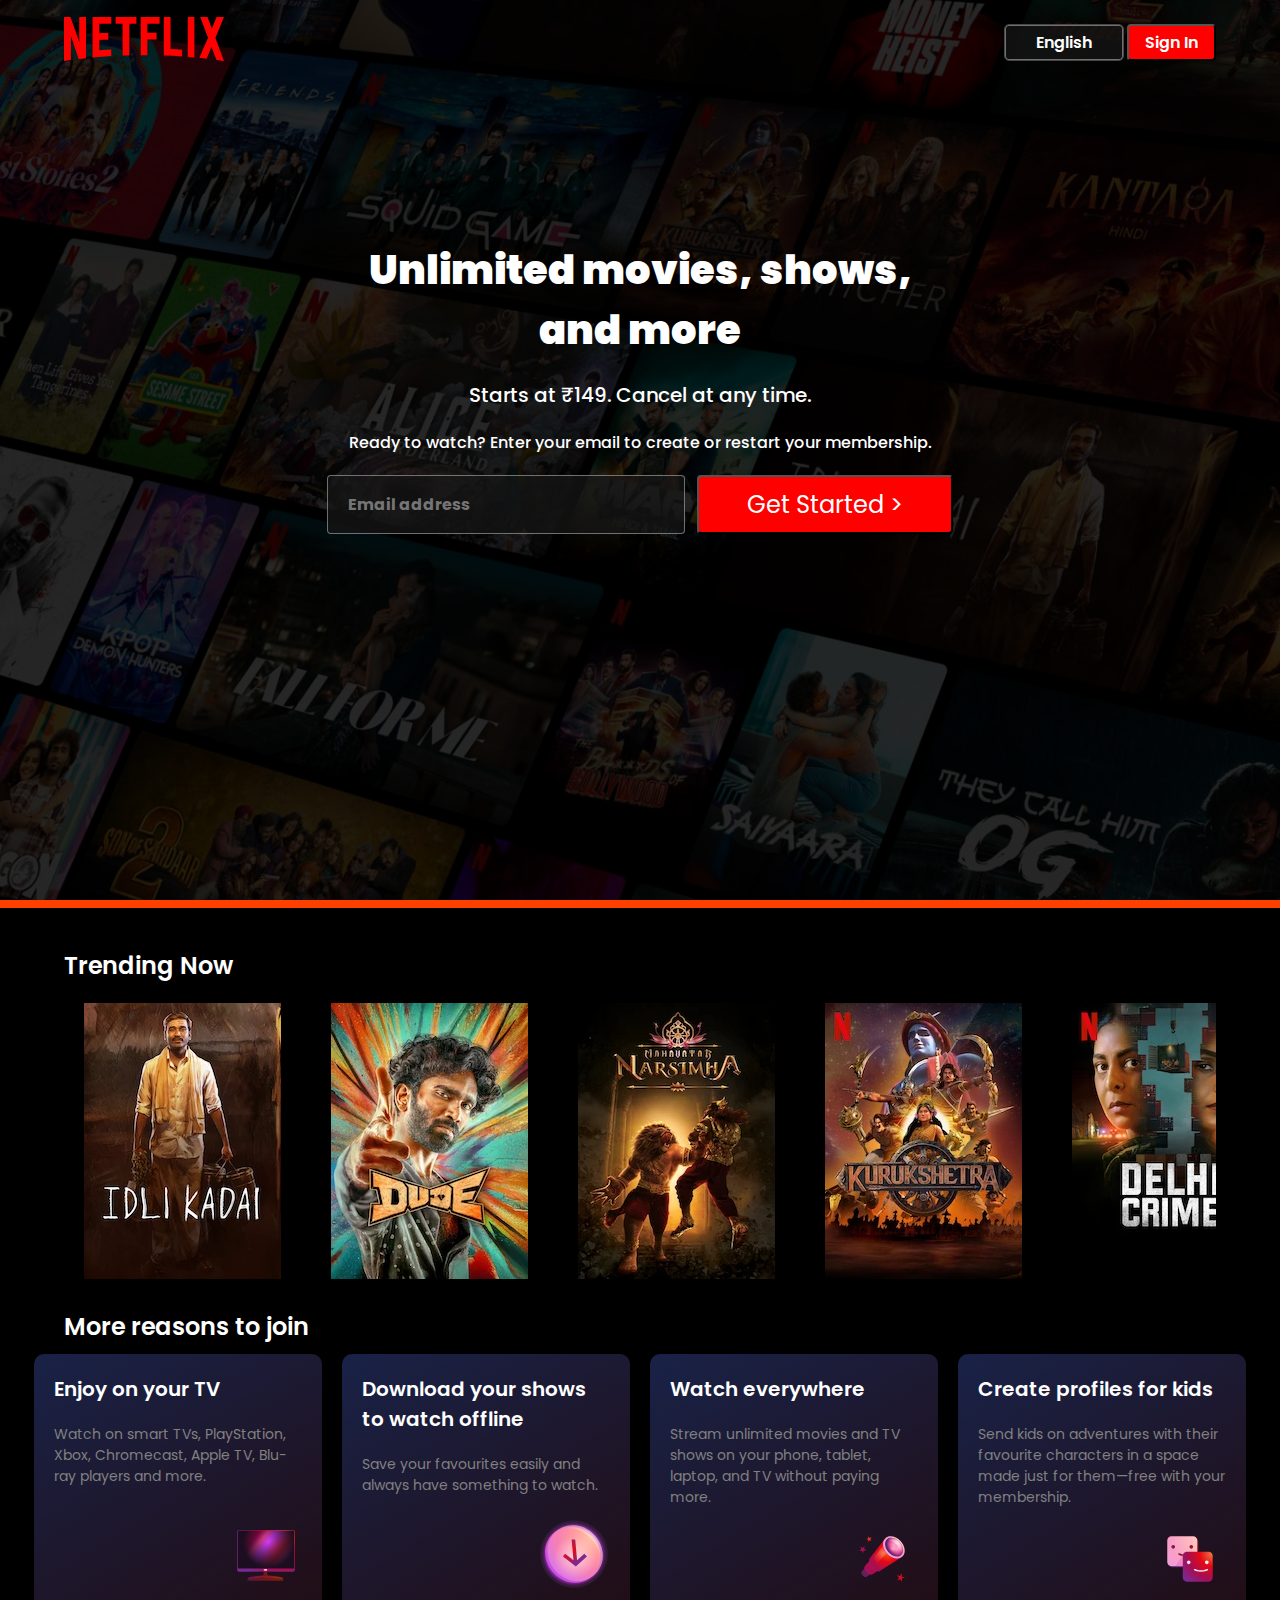
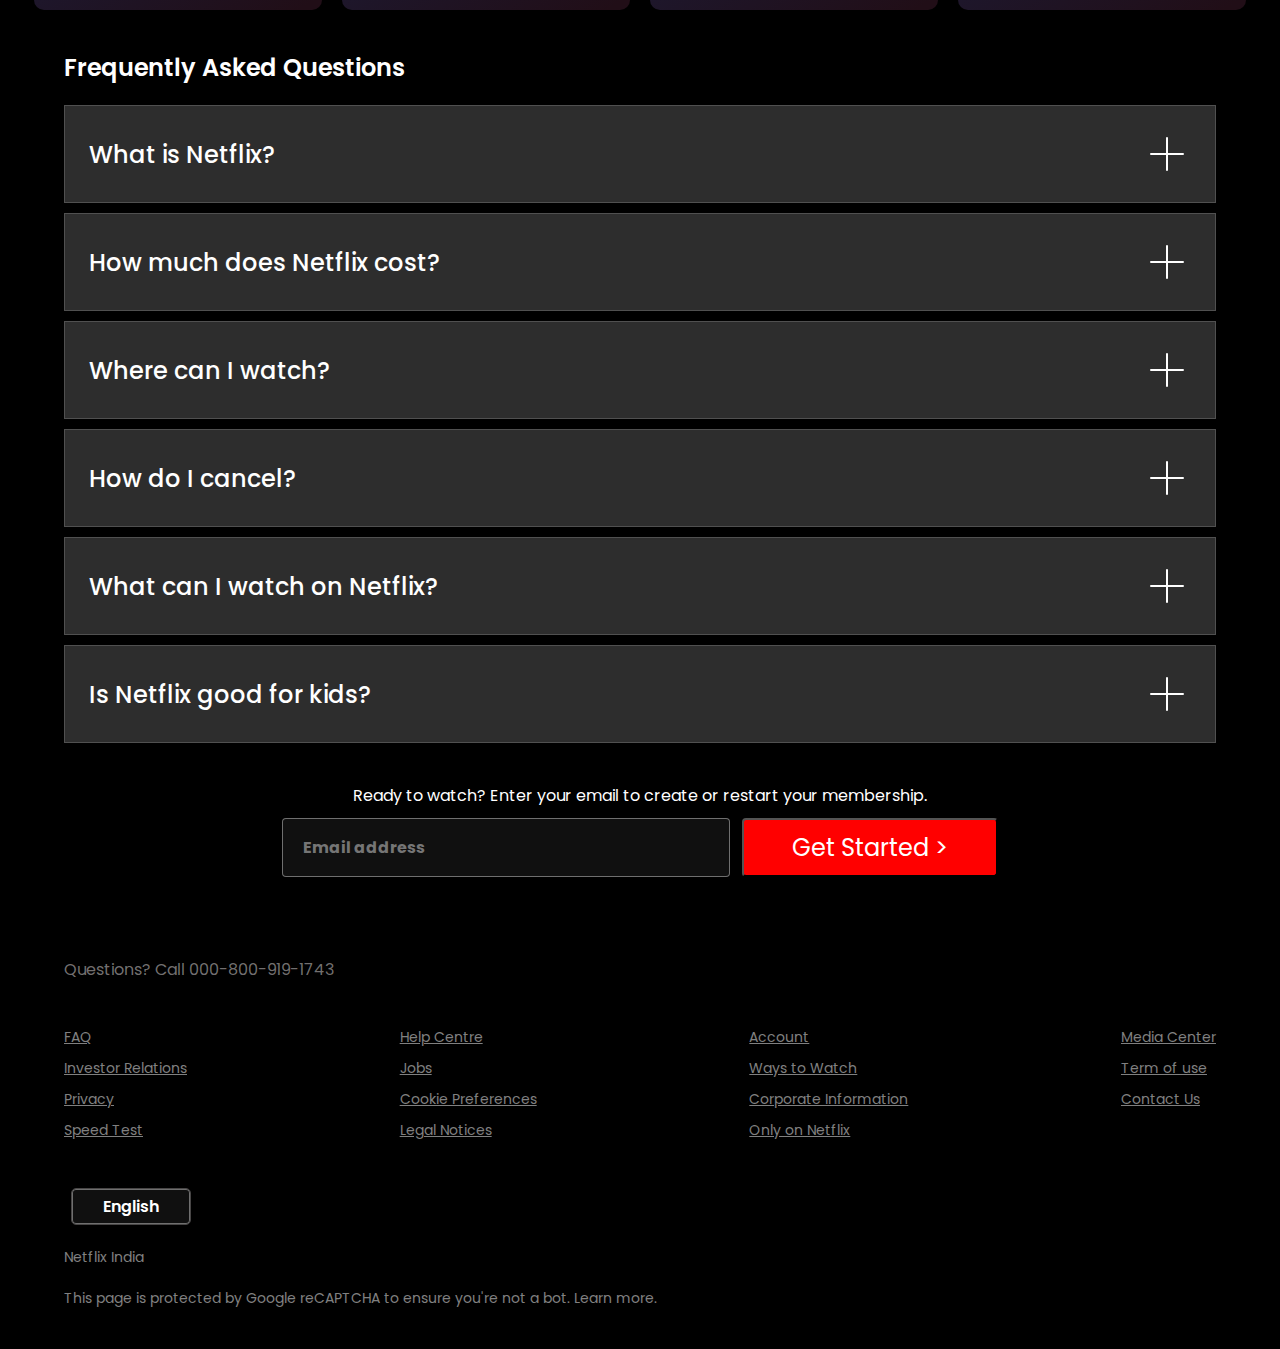
<file: index.html>
<!DOCTYPE html>
<html lang="en">

<head>
    <meta charset="UTF-8">
    <meta name="viewport" content="width=device-width, initial-scale=1.0">
    <title>Netflix India - Watch Shows Online, Watch Movies Online </title>
    <link rel="stylesheet" href="style.css">
    <link rel="icon" type="image/x-icon" href="netflix icon.ico">
</head>

<body>

    <div class="main">

        <nav>
            <div><img src="element/images/logo.svg" alt="Netflix logo"></div>
            <div>
                <button class="btn lang-btn">English</button>
                <button class="btn btn-red-sm">Sign In</button>
            </div>
        </nav>
        <div class="box">
        </div>
        <div class="hero">
            <span><br>Unlimited movies, shows, and more</span>
            <span>
                Starts at ₹149. Cancel at any time.
            </span>
            <span>
                Ready to watch? Enter your email to create or restart your membership.
            </span>
            <div class="hero-button flex">
    <input class="email-input" type="email" placeholder="Email address">
    <button class="btn btn-red">Get Started &gt; </button>
</div>
        </div>
    </div>
    <div class="sepration">

        </div>
    <section class="first">
        <div class="trending">
            Trending Now
        </div>
        <div class="movies">
            <img src="element/images/firstimage.webp" alt="">
            <img src="element/images/secoundimage.jpg" alt="">
            <img src="element/images/3rd.jpg" alt="">
            <img src="element/images/4thimg.jpg" alt="">
            <img src="element/images/5thimg.jpg" alt="">
            <img src="element/images/6thimg.jpg" alt="">
            <img src="element/images/7thimg.jpg" alt="">
            <img src="element/images/8th img.jpg" alt="">
            <img src="element/images/9thimg.jpg" alt="">
            <img src="element/images/10 img.jpg" alt="">
        </div>
        <div class="more">
            <div> More reasons to join</div>
        </div>
        <div class="reason flex">
            <div class="reason1">
                <div>Enjoy on your TV
                    <p> Watch on smart TVs, PlayStation, Xbox, Chromecast, Apple TV, Blu-ray players and more.
                    </p>
                    <svg width="72" height="72" viewBox="0 0 72 72" fill="none">
                        <g id="television-core-small">
                            <path id="Vector" fill-rule="evenodd" clip-rule="evenodd"
                                d="M37.2 53.3992C37.2 52.7365 36.6628 52.1992 36 52.1992H34.8C34.1373 52.1992 33.6 52.7365 33.6 53.3992V56.2636C33.6 56.9129 33.0834 57.4433 32.4347 57.4739C30.3013 57.5744 28.1719 57.7834 26.0546 58.1011L19.444 59.0926C18.2692 59.2688 17.4 60.2782 17.4 61.4662V62.0992C17.4 62.4304 17.6686 62.6992 18 62.6992H52.8C53.1314 62.6992 53.4 62.4304 53.4 62.0992V61.4662C53.4 60.2782 52.5309 59.2688 51.3561 59.0926L44.7454 58.1011C42.6282 57.7834 40.4987 57.5744 38.3653 57.4739C37.7167 57.4433 37.2 56.9129 37.2 56.2636V53.3992Z"
                                fill="url(#paint0_radial_5179_1308)"></path>
                            <path id="Vector_2"
                                d="M18.6 60.7388C18.6 60.2306 18.9587 59.796 19.4602 59.711C22.0196 59.2775 29.7585 58.0508 35.4 58.0508C41.0415 58.0508 48.7804 59.2775 51.3398 59.711C51.8412 59.796 52.2 60.2306 52.2 60.7388C52.2 60.902 52.0575 61.0268 51.8967 61.0004C50.1219 60.707 40.9704 59.2409 35.4 59.2409C29.8295 59.2409 20.678 60.707 18.9033 61.0004C18.7425 61.0268 18.6 60.902 18.6 60.7388Z"
                                fill="url(#paint1_radial_5179_1308)"></path>
                            <path id="Vector_3"
                                d="M63 12H8.99995C8.00584 12 7.19995 12.8059 7.19995 13.8V51.6C7.19995 52.5941 8.00584 53.4 8.99995 53.4H63C63.9941 53.4 64.8 52.5941 64.8 51.6V13.8C64.8 12.8059 63.9941 12 63 12Z"
                                fill="url(#paint2_linear_5179_1308)"></path>
                            <path id="Vector_4"
                                d="M63 12H8.99995C8.00584 12 7.19995 12.8059 7.19995 13.8V51.6C7.19995 52.5941 8.00584 53.4 8.99995 53.4H63C63.9941 53.4 64.8 52.5941 64.8 51.6V13.8C64.8 12.8059 63.9941 12 63 12Z"
                                fill="url(#paint3_radial_5179_1308)">
                                <path id="Vector_3"
                                    d="M63 12H8.99995C8.00584 12 7.19995 12.8059 7.19995 13.8V51.6C7.19995 52.5941 8.00584 53.4 8.99995 53.4H63C63.9941 53.4 64.8 52.5941 64.8 51.6V13.8C64.8 12.8059 63.9941 12 63 12Z"
                                    fill="url(#paint2_linear_5179_1308)"></path>
                            </path>
                            <path id="Vector_5" fill-rule="evenodd" clip-rule="evenodd"
                                d="M8.99995 12.6H63C63.663 12.6 64.2 13.1372 64.2 13.8V50.4H7.79995V13.8C7.79995 13.1372 8.33719 12.6 8.99995 12.6ZM7.19995 50.4V13.8C7.19995 12.8059 8.00581 12 8.99995 12H63C63.9942 12 64.8 12.8059 64.8 13.8V50.4V51.6C64.8 52.5941 63.9942 53.4 63 53.4H8.99995C8.00581 53.4 7.19995 52.5941 7.19995 51.6V50.4Z"
                                fill="url(#paint4_radial_5179_1308)"></path>
                            <path id="Vector_6"
                                d="M35.4 52.8C36.3941 52.8 37.2 52.3971 37.2 51.9C37.2 51.4029 36.3941 51 35.4 51C34.4059 51 33.6 51.4029 33.6 51.9C33.6 52.3971 34.4059 52.8 35.4 52.8Z"
                                fill="url(#paint5_radial_5179_1308)"></path>
                        </g>
                        <defs>
                            <radialGradient id="paint0_radial_5179_1308" cx="0" cy="0" r="1"
                                gradientUnits="userSpaceOnUse"
                                gradientTransform="translate(50.3269 49.3723) rotate(118.526) scale(55.1579 46.2871)">
                                <stop stop-color="#802600"></stop>
                                <stop offset="0.333333" stop-color="#6F181D"></stop>
                                <stop offset="0.666667" stop-color="#5B1333"></stop>
                                <stop offset="1" stop-color="#391945"></stop>
                            </radialGradient>
                            <radialGradient id="paint1_radial_5179_1308" cx="0" cy="0" r="1"
                                gradientUnits="userSpaceOnUse"
                                gradientTransform="translate(48.1077 53.6128) rotate(158.116) scale(32.7275 42.219)">
                                <stop stop-color="#99421D"></stop>
                                <stop offset="0.333333" stop-color="#99161D"></stop>
                                <stop offset="0.666667" stop-color="#7D1845"></stop>
                                <stop offset="1" stop-color="#59216E"></stop>
                            </radialGradient>
                            <linearGradient id="paint2_linear_5179_1308" x1="10.4727" y1="14.9572" x2="56.1755"
                                y2="51.4814" gradientUnits="userSpaceOnUse">
                                <stop stop-color="#99161D"></stop>
                                <stop offset="0.245283" stop-color="#CA005B"></stop>
                                <stop offset="0.346698" stop-color="#FF479A"></stop>
                                <stop offset="0.46934" stop-color="#CC3CFF"></stop>
                                <stop offset="0.735849" stop-color="#BC1A22"></stop>
                                <stop offset="1" stop-color="#C94FF5"></stop>
                            </linearGradient>
                            <radialGradient id="paint3_radial_5179_1308" cx="0" cy="0" r="1"
                                gradientUnits="userSpaceOnUse"
                                gradientTransform="translate(38.6181 23.8286) rotate(90) scale(25.9571 25.8545)">
                                <stop stop-color="#1C0E20" stop-opacity="0"></stop>
                                <stop offset="1" stop-color="#1C0E20"></stop>
                            </radialGradient>
                            <radialGradient id="paint4_radial_5179_1308" cx="0" cy="0" r="1"
                                gradientUnits="userSpaceOnUse"
                                gradientTransform="translate(54 20.1938) rotate(144.293) scale(47.2897 44.8232)">
                                <stop stop-color="#EF7744"></stop>
                                <stop offset="0.333333" stop-color="#E50914"></stop>
                                <stop offset="0.666667" stop-color="#A70D53"></stop>
                                <stop offset="1" stop-color="#792A95"></stop>
                            </radialGradient>
                            <radialGradient id="paint5_radial_5179_1308" cx="0" cy="0" r="1"
                                gradientUnits="userSpaceOnUse"
                                gradientTransform="translate(36.525 51.3562) rotate(135) scale(4.58735)">
                                <stop stop-color="#FFDCCC"></stop>
                                <stop offset="0.333333" stop-color="#FFBDC0"></stop>
                                <stop offset="0.666667" stop-color="#F89DC6"></stop>
                                <stop offset="1" stop-color="#E4A1FA"></stop>
                            </radialGradient>
                        </defs>
                    </svg>
                </div>
            </div>
            <div class="reason2">

                <div>Download your shows to watch offline
                    <p>
                        Save your favourites easily and always have something to watch.
                    </p>
                    <svg width="72" height="72" viewBox="0 0 72 72" fill="none">
                        <g id="download-core-small">
                            <path id="Vector"
                                d="M36 70.2008C54.8882 70.2008 70.2001 54.8889 70.2001 36.0008C70.2001 17.1126 54.8882 1.80078 36 1.80078C17.1119 1.80078 1.80005 17.1126 1.80005 36.0008C1.80005 54.8889 17.1119 70.2008 36 70.2008Z"
                                fill="url(#paint0_radial_5179_7940)"></path>
                            <path id="Vector_2" opacity="0.4"
                                d="M64.7658 36.195C65.5206 51.5916 53.7908 63.5824 38.5668 62.977C23.3428 62.3722 10.3893 49.4 9.63446 34.0034C8.87954 18.6068 20.6091 6.61594 35.8331 7.22116C51.0571 7.82638 64.0104 20.7984 64.7658 36.195Z"
                                fill="url(#paint1_radial_5179_7940)"></path>
                            <path id="Vector_3"
                                d="M62.3657 37.9958C63.1205 53.3924 51.3908 65.3832 36.1668 64.7778C20.9428 64.173 7.9893 51.2008 7.23444 35.8041C6.47952 20.4075 18.2091 8.41672 33.4331 9.02194C48.6571 9.62716 61.6103 22.5992 62.3657 37.9958Z"
                                fill="url(#paint2_radial_5179_7940)"></path>
                            <path id="Vector_4" opacity="0.5"
                                d="M64.7658 36.195C65.5206 51.5916 53.7908 63.5824 38.5668 62.977C23.3428 62.3722 10.3893 49.4 9.63446 34.0034C8.87954 18.6068 20.6091 6.61594 35.8331 7.22116C51.0571 7.82638 64.0104 20.7984 64.7658 36.195Z"
                                fill="url(#paint3_radial_5179_7940)"></path>
                            <path id="Vector_5" opacity="0.6"
                                d="M36.9 60.6C48.6636 60.6 58.2 51.0637 58.2 39.3C58.2 27.5363 48.6636 18 36.9 18C25.1363 18 15.6 27.5363 15.6 39.3C15.6 51.0637 25.1363 60.6 36.9 60.6Z"
                                fill="url(#paint4_radial_5179_7940)"></path>
                            <path id="Vector_6" fill-rule="evenodd" clip-rule="evenodd"
                                d="M39.0849 42.2727L46.3387 35.76L48.8945 38.5142L38.9118 47.477L37.8466 48.4333L36.6071 47.477L24.9899 38.5142L27.0434 35.76L35.4849 42.2727L33.6 21.6016H37.2L39.0849 42.2727Z"
                                fill="url(#paint5_radial_5179_7940)"></path>
                            <path id="Vector_7" opacity="0.4" fill-rule="evenodd" clip-rule="evenodd"
                                d="M61.6566 34.9618C61.7832 35.3893 62.391 35.3233 62.3694 34.878C61.6962 21.1369 50.1509 9.55975 36.5817 9.01957C34.4606 8.93515 32.4155 9.12541 30.4772 9.55909C30.0745 9.64915 30.1575 10.2082 30.5697 10.2246C45.0094 10.7979 57.6246 21.2971 61.6566 34.9618Z"
                                fill="url(#paint6_radial_5179_7940)"></path>
                        </g>
                        <defs>
                            <radialGradient id="paint0_radial_5179_7940" cx="0" cy="0" r="1"
                                gradientUnits="userSpaceOnUse"
                                gradientTransform="translate(36.0001 36.1837) rotate(-90) scale(34.3829)">
                                <stop offset="0.782019" stop-color="#982DBE"></stop>
                                <stop offset="0.906819" stop-color="#B038DC" stop-opacity="0.2"></stop>
                                <stop offset="1" stop-color="#E4A1FA" stop-opacity="0"></stop>
                            </radialGradient>
                            <radialGradient id="paint1_radial_5179_7940" cx="0" cy="0" r="1"
                                gradientUnits="userSpaceOnUse"
                                gradientTransform="translate(52.9937 20.0992) rotate(135) scale(49.9836)">
                                <stop stop-color="#FFDCCC"></stop>
                                <stop offset="0.333333" stop-color="#FFBDC0"></stop>
                                <stop offset="0.666667" stop-color="#F89DC6"></stop>
                                <stop offset="1" stop-color="#E4A1FA"></stop>
                            </radialGradient>
                            <radialGradient id="paint2_radial_5179_7940" cx="0" cy="0" r="1"
                                gradientUnits="userSpaceOnUse"
                                gradientTransform="translate(52.7999 19.6937) rotate(135) scale(53.1037)">
                                <stop stop-color="#FFA984"></stop>
                                <stop offset="0.333333" stop-color="#FF787F"></stop>
                                <stop offset="0.666667" stop-color="#F45FA2"></stop>
                                <stop offset="1" stop-color="#C44AF1"></stop>
                            </radialGradient>
                            <radialGradient id="paint3_radial_5179_7940" cx="0" cy="0" r="1"
                                gradientUnits="userSpaceOnUse"
                                gradientTransform="translate(52.9937 20.0992) rotate(135) scale(49.9836)">
                                <stop stop-color="#FFDCCC"></stop>
                                <stop offset="0.333333" stop-color="#FFBDC0"></stop>
                                <stop offset="0.666667" stop-color="#F89DC6"></stop>
                                <stop offset="1" stop-color="#E4A1FA"></stop>
                            </radialGradient>
                            <radialGradient id="paint4_radial_5179_7940" cx="0" cy="0" r="1"
                                gradientUnits="userSpaceOnUse" gradientTransform="translate(36.9 39.3) scale(21.3)">
                                <stop stop-color="white"></stop>
                                <stop offset="1" stop-color="white" stop-opacity="0"></stop>
                            </radialGradient>
                            <radialGradient id="paint5_radial_5179_7940" cx="0" cy="0" r="1"
                                gradientUnits="userSpaceOnUse"
                                gradientTransform="translate(31.2 32.1016) rotate(39.5226) scale(15.5567)">
                                <stop stop-color="#EF7744"></stop>
                                <stop offset="0.2406" stop-color="#E50914"></stop>
                                <stop offset="1" stop-color="#792A95"></stop>
                            </radialGradient>
                            <radialGradient id="paint6_radial_5179_7940" cx="0" cy="0" r="1"
                                gradientUnits="userSpaceOnUse"
                                gradientTransform="translate(50.7 21.3) rotate(-180) scale(30)">
                                <stop stop-color="white"></stop>
                                <stop offset="1" stop-color="white" stop-opacity="0"></stop>
                            </radialGradient>
                        </defs>
                    </svg>
                </div>
            </div>
            <div class="reason3">
                <div>Watch everywhere
                    <p>
                        Stream unlimited movies and TV shows on your phone, tablet, laptop, and TV without paying more.
                    </p>
                    <svg width="72" height="72" viewBox="0 0 72 72" fill="none">
                        <g id="telescope-core-small">
                            <path id="Vector"
                                d="M24.0492 36.6016L33.6 46.3898L17.8029 56.8633C17.8029 56.8633 15.8891 57.6983 13.625 55.2638C11.361 52.8293 12.1235 51.238 12.1235 51.238L24.0492 36.6016Z"
                                fill="url(#paint0_radial_5179_1664)"></path>
                            <path id="Vector_2"
                                d="M25.0344 34.1992L36 46.151L25.0616 53.8043C25.0616 53.8043 21.8289 55.0984 18.0987 51.0172C14.3686 46.9358 15.9198 44.5105 15.9198 44.5105L25.0344 34.1992Z"
                                fill="url(#paint1_radial_5179_1664)"></path>
                            <path id="Vector_3"
                                d="M39 13.0195L59.1 33.6788L32.5325 50.4142C32.5325 50.4142 28.7459 50.2552 24.3978 45.4897C20.0498 40.7243 21.4096 35.8101 21.4096 35.8101L39 13.0195Z"
                                fill="url(#paint2_radial_5179_1664)"></path>
                            <path id="Vector_4"
                                d="M57.6709 15.3516C63.1044 21.2807 63.9858 29.2883 59.6386 33.2371C55.2916 37.186 47.3628 35.5806 41.9292 29.6515C36.4954 23.7224 35.6145 15.7148 39.9615 11.766C44.3084 7.81716 52.2372 9.42252 57.6709 15.3516Z"
                                fill="url(#paint3_radial_5179_1664)"></path>
                            <path id="Vector_5"
                                d="M58.3787 31.255C54.8121 34.5032 48.2143 33.0817 43.6421 28.0798C39.07 23.078 38.2547 16.39 41.8213 13.1419C45.3879 9.89364 51.9857 11.3152 56.5579 16.3171C61.1298 21.3189 61.9452 28.0069 58.3787 31.255Z"
                                fill="url(#paint4_radial_5179_1664)"></path>
                            <path id="Vector_6" opacity="0.85"
                                d="M59.6783 28.823C60.576 24.1785 59.6544 20.5934 56.1603 16.6199C52.6662 12.6464 47.3508 10.8657 43.7796 12.7598C39.371 15.098 48.3734 13.5961 53.4577 19.5815C57.8259 24.724 58.8516 33.1009 59.6783 28.823Z"
                                fill="url(#paint5_radial_5179_1664)"></path>
                            <path id="Vector_7" opacity="0.4"
                                d="M50.3979 25.2452C50.4549 26.7239 49.2932 27.7677 47.8032 27.5766C46.3131 27.3856 45.059 26.032 45.002 24.5532C44.945 23.0745 46.1067 22.0307 47.5968 22.2218C49.0868 22.4128 50.341 23.7664 50.3979 25.2452Z"
                                fill="url(#paint6_radial_5179_1664)"></path>
                            <path id="Vector_8" opacity="0.6"
                                d="M36.9217 21.0039L26.4258 34.3627C26.3297 36.4604 28.2903 39.5534 30.0334 40.8344L41.2345 29.9105C39.6 28.2005 36.9591 24.1025 36.9217 21.0039Z"
                                fill="url(#paint7_radial_5179_1664)"></path>
                            <path id="Vector_9" fill-rule="evenodd" clip-rule="evenodd"
                                d="M20.0576 9.60156L21.479 11.7187L24 11.0654L22.3575 13.0272L23.7789 15.1444L21.3424 14.2397L19.7 16.2016L19.8365 13.6806L17.4 12.7759L19.9209 12.1225L20.0576 9.60156ZM58.776 52.8016L58.9623 56.4685L62.4 57.4188L59.0774 58.7347L59.2637 62.4016L57.0239 59.548L53.7014 60.8638L55.6397 57.7843L53.4 54.9307L56.8377 55.8811L58.776 52.8016ZM15.206 24.2101L15.8768 21.0016L13.4793 23.1964L10.6853 21.5563L11.9975 24.553L9.59998 26.7478L12.8085 26.405L14.1207 29.4016L14.7915 26.1931L18 25.8502L15.206 24.2101Z"
                                fill="url(#paint8_linear_5179_1664)"></path>
                        </g>
                        <defs>
                            <radialGradient id="paint0_radial_5179_1664" cx="0" cy="0" r="1"
                                gradientUnits="userSpaceOnUse"
                                gradientTransform="translate(36.6875 32.7016) rotate(135) scale(34.9134)">
                                <stop stop-color="#99421D"></stop>
                                <stop offset="0.333333" stop-color="#99161D"></stop>
                                <stop offset="0.666667" stop-color="#7D1845"></stop>
                                <stop offset="1" stop-color="#59216E"></stop>
                            </radialGradient>
                            <radialGradient id="paint1_radial_5179_1664" cx="0" cy="0" r="1"
                                gradientUnits="userSpaceOnUse"
                                gradientTransform="translate(42.5937 27.2992) rotate(135) scale(44.5477 44.5279)">
                                <stop stop-color="#EF7744"></stop>
                                <stop offset="0.333333" stop-color="#E50914"></stop>
                                <stop offset="0.666667" stop-color="#A70D53"></stop>
                                <stop offset="1" stop-color="#792A95"></stop>
                            </radialGradient>
                            <radialGradient id="paint2_radial_5179_1664" cx="0" cy="0" r="1"
                                gradientUnits="userSpaceOnUse"
                                gradientTransform="translate(42.3 29.106) rotate(135) scale(31.8127)">
                                <stop stop-color="#FB540D"></stop>
                                <stop offset="0.333333" stop-color="#E50914"></stop>
                                <stop offset="0.666667" stop-color="#A70D53"></stop>
                                <stop offset="1" stop-color="#792A95"></stop>
                            </radialGradient>
                            <radialGradient id="paint3_radial_5179_1664" cx="0" cy="0" r="1"
                                gradientUnits="userSpaceOnUse"
                                gradientTransform="translate(57.675 14.7078) rotate(134.326) scale(24.0433 24.0367)">
                                <stop stop-color="#FFDCCC"></stop>
                                <stop offset="0.333333" stop-color="#FFBDC0"></stop>
                                <stop offset="0.666667" stop-color="#F89DC6"></stop>
                                <stop offset="1" stop-color="#E4A1FA"></stop>
                            </radialGradient>
                            <radialGradient id="paint4_radial_5179_1664" cx="0" cy="0" r="1"
                                gradientUnits="userSpaceOnUse"
                                gradientTransform="translate(52.1305 21.273) rotate(141.875) scale(9.87138 12.8159)">
                                <stop offset="0.307292" stop-color="#F89DC6"></stop>
                                <stop offset="0.645392" stop-color="#E75094"></stop>
                                <stop offset="1" stop-color="#59216E"></stop>
                            </radialGradient>
                            <radialGradient id="paint5_radial_5179_1664" cx="0" cy="0" r="1"
                                gradientUnits="userSpaceOnUse"
                                gradientTransform="translate(55.8 15.6) rotate(135) scale(13.1522)">
                                <stop stop-color="white"></stop>
                                <stop offset="1" stop-color="white" stop-opacity="0"></stop>
                            </radialGradient>
                            <radialGradient id="paint6_radial_5179_1664" cx="0" cy="0" r="1"
                                gradientUnits="userSpaceOnUse"
                                gradientTransform="translate(49.2362 22.9648) rotate(131.079) scale(5.08644 6.006)">
                                <stop stop-color="white"></stop>
                                <stop offset="1" stop-color="white" stop-opacity="0"></stop>
                            </radialGradient>
                            <radialGradient id="paint7_radial_5179_1664" cx="0" cy="0" r="1"
                                gradientUnits="userSpaceOnUse"
                                gradientTransform="translate(36.8758 29.1353) rotate(137.622) scale(13.5764)">
                                <stop stop-color="#FFA984"></stop>
                                <stop offset="1" stop-color="#F7636B" stop-opacity="0"></stop>
                            </radialGradient>
                            <linearGradient id="paint8_linear_5179_1664" x1="44.65" y1="27.9016" x2="24.25" y2="48.3016"
                                gradientUnits="userSpaceOnUse">
                                <stop stop-color="#EF7744"></stop>
                                <stop offset="0.333333" stop-color="#E50914"></stop>
                                <stop offset="0.666667" stop-color="#A70D53"></stop>
                                <stop offset="1" stop-color="#792A95"></stop>
                            </linearGradient>
                        </defs>
                    </svg>
                </div>
            </div>
            <div class="reason4">
                <div>Create profiles for kids
                    <p>
                        Send kids on adventures with their favourite characters in a space made just for them—free with
                        your membership.
                    </p>
                    <svg width="72" height="72" viewBox="0 0 72 72" fill="none">
                        <g id="profiles-core-small">
                            <path id="Vector"
                                d="M10.8 15.6008C10.8 12.9499 12.949 10.8008 15.5999 10.8008H40.8C43.4509 10.8008 45.6 12.9498 45.6 15.6008V40.8007C45.6 43.4516 43.4509 45.6007 40.8 45.6007H15.6C12.949 45.6007 10.8 43.4517 10.8 40.8007V15.6008Z"
                                fill="url(#paint0_radial_5179_7919)"></path>
                            <path id="Vector_2"
                                d="M9.59998 14.4016C9.59998 11.7506 11.749 9.60162 14.4 9.60156H39.6C42.251 9.60156 44.4 11.7506 44.4 14.4016V39.6015C44.4 42.2525 42.251 44.4015 39.6 44.4015H14.4C11.749 44.4016 9.59998 42.2525 9.59998 39.6015V14.4016Z"
                                fill="url(#paint1_radial_5179_7919)"></path>
                            <path id="Vector_3"
                                d="M18.6 21.9008C18.6 23.0606 17.6598 24.0008 16.5 24.0008C15.3402 24.0008 14.4 23.0606 14.4 21.9008C14.4 20.741 15.3402 19.8008 16.5 19.8008C17.6598 19.8008 18.6 20.741 18.6 21.9008Z"
                                fill="url(#paint2_radial_5179_7919)"></path>
                            <path id="Vector_4"
                                d="M39.6 21.9008C39.6 23.0606 38.6598 24.0008 37.5 24.0008C36.3402 24.0008 35.4 23.0606 35.4 21.9008C35.4 20.741 36.3402 19.8008 37.5 19.8008C38.6598 19.8008 39.6 20.741 39.6 21.9008Z"
                                fill="url(#paint3_radial_5179_7919)"></path>
                            <path id="Vector_5"
                                d="M23.6713 29.4501C23.2437 29.1967 22.6917 29.3379 22.4383 29.7655C22.1848 30.1932 22.3261 30.7452 22.7537 30.9986C23.8254 31.6337 26.769 32.7744 30.6375 32.7744C34.506 32.7744 37.4497 31.6337 38.5213 30.9986C38.949 30.7452 39.0902 30.1932 38.8368 29.7655C38.5834 29.3379 38.0313 29.1967 37.6037 29.4501C36.8191 29.9151 34.194 30.9744 30.6375 30.9744C27.081 30.9744 24.456 29.9151 23.6713 29.4501Z"
                                fill="url(#paint4_radial_5179_7919)"></path>
                            <path id="Vector_6" opacity="0.35"
                                d="M19.2 44.4016H28.2L32.4 27.6016C30.2787 28.1801 28.4542 29.5387 27.2921 31.4053L19.2 44.4016Z"
                                fill="url(#paint5_radial_5179_7919)"></path>
                            <path id="Vector_7"
                                d="M27.6 32.4016C27.6 29.7506 29.749 27.6016 32.4 27.6016L57.6 27.6016C60.2508 27.6016 62.4 29.7506 62.4 32.4016V57.6015C62.4 60.2524 60.2508 62.4016 57.6 62.4016H32.4C29.749 62.4016 27.6 60.2524 27.6 57.6016V32.4016Z"
                                fill="url(#paint6_radial_5179_7919)"></path>
                            <path id="Vector_8"
                                d="M36.6 39.9008C36.6 41.0606 35.6598 42.0008 34.5 42.0008C33.3402 42.0008 32.4 41.0606 32.4 39.9008C32.4 38.741 33.3402 37.8008 34.5 37.8008C35.6598 37.8008 36.6 38.741 36.6 39.9008Z"
                                fill="url(#paint7_radial_5179_7919)"></path>
                            <path id="Vector_9"
                                d="M57.6 39.9008C57.6 41.0606 56.6598 42.0008 55.5 42.0008C54.3402 42.0008 53.4 41.0606 53.4 39.9008C53.4 38.741 54.3402 37.8008 55.5 37.8008C56.6598 37.8008 57.6 38.741 57.6 39.9008Z"
                                fill="url(#paint8_radial_5179_7919)"></path>
                            <path id="Vector_10"
                                d="M41.8213 47.6025C41.3937 47.349 40.8416 47.4903 40.5882 47.9179C40.3348 48.3455 40.476 48.8976 40.9037 49.1509C41.9753 49.786 44.919 50.9267 48.7875 50.9267C52.656 50.9267 55.5996 49.786 56.6713 49.1509C57.0989 48.8976 57.2402 48.3455 56.9867 47.9179C56.7333 47.4903 56.1813 47.349 55.7537 47.6025C54.969 48.0674 52.344 49.1267 48.7875 49.1267C45.231 49.1267 42.6059 48.0674 41.8213 47.6025Z"
                                fill="url(#paint9_radial_5179_7919)"></path>
                        </g>
                        <defs>
                            <radialGradient id="paint0_radial_5179_7919" cx="0" cy="0" r="1"
                                gradientUnits="userSpaceOnUse"
                                gradientTransform="translate(39.075 17.6882) rotate(135) scale(32.8097)">
                                <stop stop-color="#99421D"></stop>
                                <stop offset="0.333333" stop-color="#99161D"></stop>
                                <stop offset="0.666667" stop-color="#7D1845"></stop>
                                <stop offset="1" stop-color="#59216E"></stop>
                            </radialGradient>
                            <radialGradient id="paint1_radial_5179_7919" cx="0" cy="0" r="1"
                                gradientUnits="userSpaceOnUse"
                                gradientTransform="translate(62.4 8.70157) rotate(133.87) scale(75.3216)">
                                <stop stop-color="#FFDCCC"></stop>
                                <stop offset="0.333333" stop-color="#FFBDC0"></stop>
                                <stop offset="0.666667" stop-color="#F89DC6"></stop>
                                <stop offset="1" stop-color="#E4A1FA"></stop>
                            </radialGradient>
                            <radialGradient id="paint2_radial_5179_7919" cx="0" cy="0" r="1"
                                gradientUnits="userSpaceOnUse"
                                gradientTransform="translate(60.3 11.1008) rotate(133.939) scale(68.7426 55.9547)">
                                <stop stop-color="#99421D"></stop>
                                <stop offset="0.333333" stop-color="#99161D"></stop>
                                <stop offset="0.666667" stop-color="#7D1845"></stop>
                                <stop offset="1" stop-color="#59216E"></stop>
                            </radialGradient>
                            <radialGradient id="paint3_radial_5179_7919" cx="0" cy="0" r="1"
                                gradientUnits="userSpaceOnUse"
                                gradientTransform="translate(60.3 11.1008) rotate(133.939) scale(68.7426 55.9547)">
                                <stop stop-color="#99421D"></stop>
                                <stop offset="0.333333" stop-color="#99161D"></stop>
                                <stop offset="0.666667" stop-color="#7D1845"></stop>
                                <stop offset="1" stop-color="#59216E"></stop>
                            </radialGradient>
                            <radialGradient id="paint4_radial_5179_7919" cx="0" cy="0" r="1"
                                gradientUnits="userSpaceOnUse"
                                gradientTransform="translate(60.3 11.0994) rotate(133.939) scale(68.7426 55.9548)">
                                <stop stop-color="#99421D"></stop>
                                <stop offset="0.333333" stop-color="#99161D"></stop>
                                <stop offset="0.666667" stop-color="#7D1845"></stop>
                                <stop offset="1" stop-color="#59216E"></stop>
                            </radialGradient>
                            <radialGradient id="paint5_radial_5179_7919" cx="0" cy="0" r="1"
                                gradientUnits="userSpaceOnUse"
                                gradientTransform="translate(39.6 27.9016) rotate(135) scale(23.3345)">
                                <stop stop-color="#FFA984"></stop>
                                <stop offset="0.333333" stop-color="#FF787F"></stop>
                                <stop offset="0.666667" stop-color="#F45FA2"></stop>
                                <stop offset="1" stop-color="#C44AF1"></stop>
                            </radialGradient>
                            <radialGradient id="paint6_radial_5179_7919" cx="0" cy="0" r="1"
                                gradientUnits="userSpaceOnUse"
                                gradientTransform="translate(61.8 29.7016) rotate(135) scale(43.2749)">
                                <stop stop-color="#EF7744"></stop>
                                <stop offset="0.333333" stop-color="#E50914"></stop>
                                <stop offset="0.666667" stop-color="#A70D53"></stop>
                                <stop offset="1" stop-color="#792A95"></stop>
                            </radialGradient>
                            <radialGradient id="paint7_radial_5179_7919" cx="0" cy="0" r="1"
                                gradientUnits="userSpaceOnUse"
                                gradientTransform="translate(62.1 11.1008) rotate(137.146) scale(73.6614 60.3576)">
                                <stop stop-color="#FFDCCC"></stop>
                                <stop offset="0.333333" stop-color="#FDF6F6"></stop>
                                <stop offset="0.666667" stop-color="#FADCE9"></stop>
                                <stop offset="1" stop-color="#E4A1FA"></stop>
                            </radialGradient>
                            <radialGradient id="paint8_radial_5179_7919" cx="0" cy="0" r="1"
                                gradientUnits="userSpaceOnUse"
                                gradientTransform="translate(62.1 11.1008) rotate(137.146) scale(73.6614 60.3576)">
                                <stop stop-color="#FFDCCC"></stop>
                                <stop offset="0.333333" stop-color="#FDF6F6"></stop>
                                <stop offset="0.666667" stop-color="#FADCE9"></stop>
                                <stop offset="1" stop-color="#E4A1FA"></stop>
                            </radialGradient>
                            <radialGradient id="paint9_radial_5179_7919" cx="0" cy="0" r="1"
                                gradientUnits="userSpaceOnUse"
                                gradientTransform="translate(62.1 11.1017) rotate(137.146) scale(73.6614 60.3576)">
                                <stop stop-color="#FFDCCC"></stop>
                                <stop offset="0.333333" stop-color="#FDF6F6"></stop>
                                <stop offset="0.666667" stop-color="#FADCE9"></stop>
                                <stop offset="1" stop-color="#E4A1FA"></stop>
                            </radialGradient>
                        </defs>
                    </svg>
                </div>
            </div>
        </div>
        <div class="faq">
            <h1>Frequently Asked Questions </h1>
            <div class="faq-item">
                <span class="faq-question" role="button" tabindex="0">What is Netflix?
                    <img src="element/images/Plus.svg" alt="">
                </span>
                <span class="faq-question" role="button" tabindex="0">How much does Netflix cost?
                    <img src="element/images/Plus.svg" alt="">
                </span>
                <span class="faq-question" role="button" tabindex="0">Where can I watch?
                    <img src="element/images/Plus.svg" alt="">
                </span>
            <span class="faq-question" role="button" tabindex="0">How do I cancel?
                <img src="element/images/Plus.svg" alt="">
            </span>
                <span class="faq-question" role="button" tabindex="0">What can I watch on Netflix?
                    <img src="element/images/Plus.svg" alt="">
                </span>
                <span class="faq-question" role="button" tabindex="0">Is Netflix good for kids?
                    <img src="element/images/Plus.svg" alt="">
                </span>
            </div>
        </div>
       <div class="sec-end flex">
    <p>Ready to watch? Enter your email to create or restart your membership.</p>
    <div class="hero-button flex">
        <input class="email-input" type="email" placeholder="Email address">
        <button class="btn btn-red">Get Started &gt; </button>
    </div>
</div>
    </section>
    <footer>
        <div class="contact">
            <p>Questions? Call 000-800-919-1743</p>
        </div>
        <div class="end flex">
            <div class="foot">
                <h4>FAQ</h4>
                <p>Investor Relations</p>
                <p>Privacy</p>
                <p>Speed Test</p>
            </div>
            <div class="help">
                <h4>Help Centre</h4>
                <p>Jobs</p>
                <p>Cookie Preferences</p>
                <p>Legal Notices</p>
            </div>
            <div class="account">
                <h4>Account</h4>
                <p>Ways to Watch</p>
                <p>Corporate Information</p>
                <p>Only on Netflix</p>
            </div>
            <div class="Media">
                <h4> Media Center </h4>
                <p>Term of use</p>
                <p>Contact Us</p>
            </div>
        </div>
        <div class="btn">
            <button class="btn lang-btn">English</button>
        </div>
        <div class="copyright">
            <div>Netflix India</div> 
            <div> This page is protected by Google reCAPTCHA to ensure you're not a bot. Learn more. </div>
        </div>
    </footer>

</body>

</html>
</file>
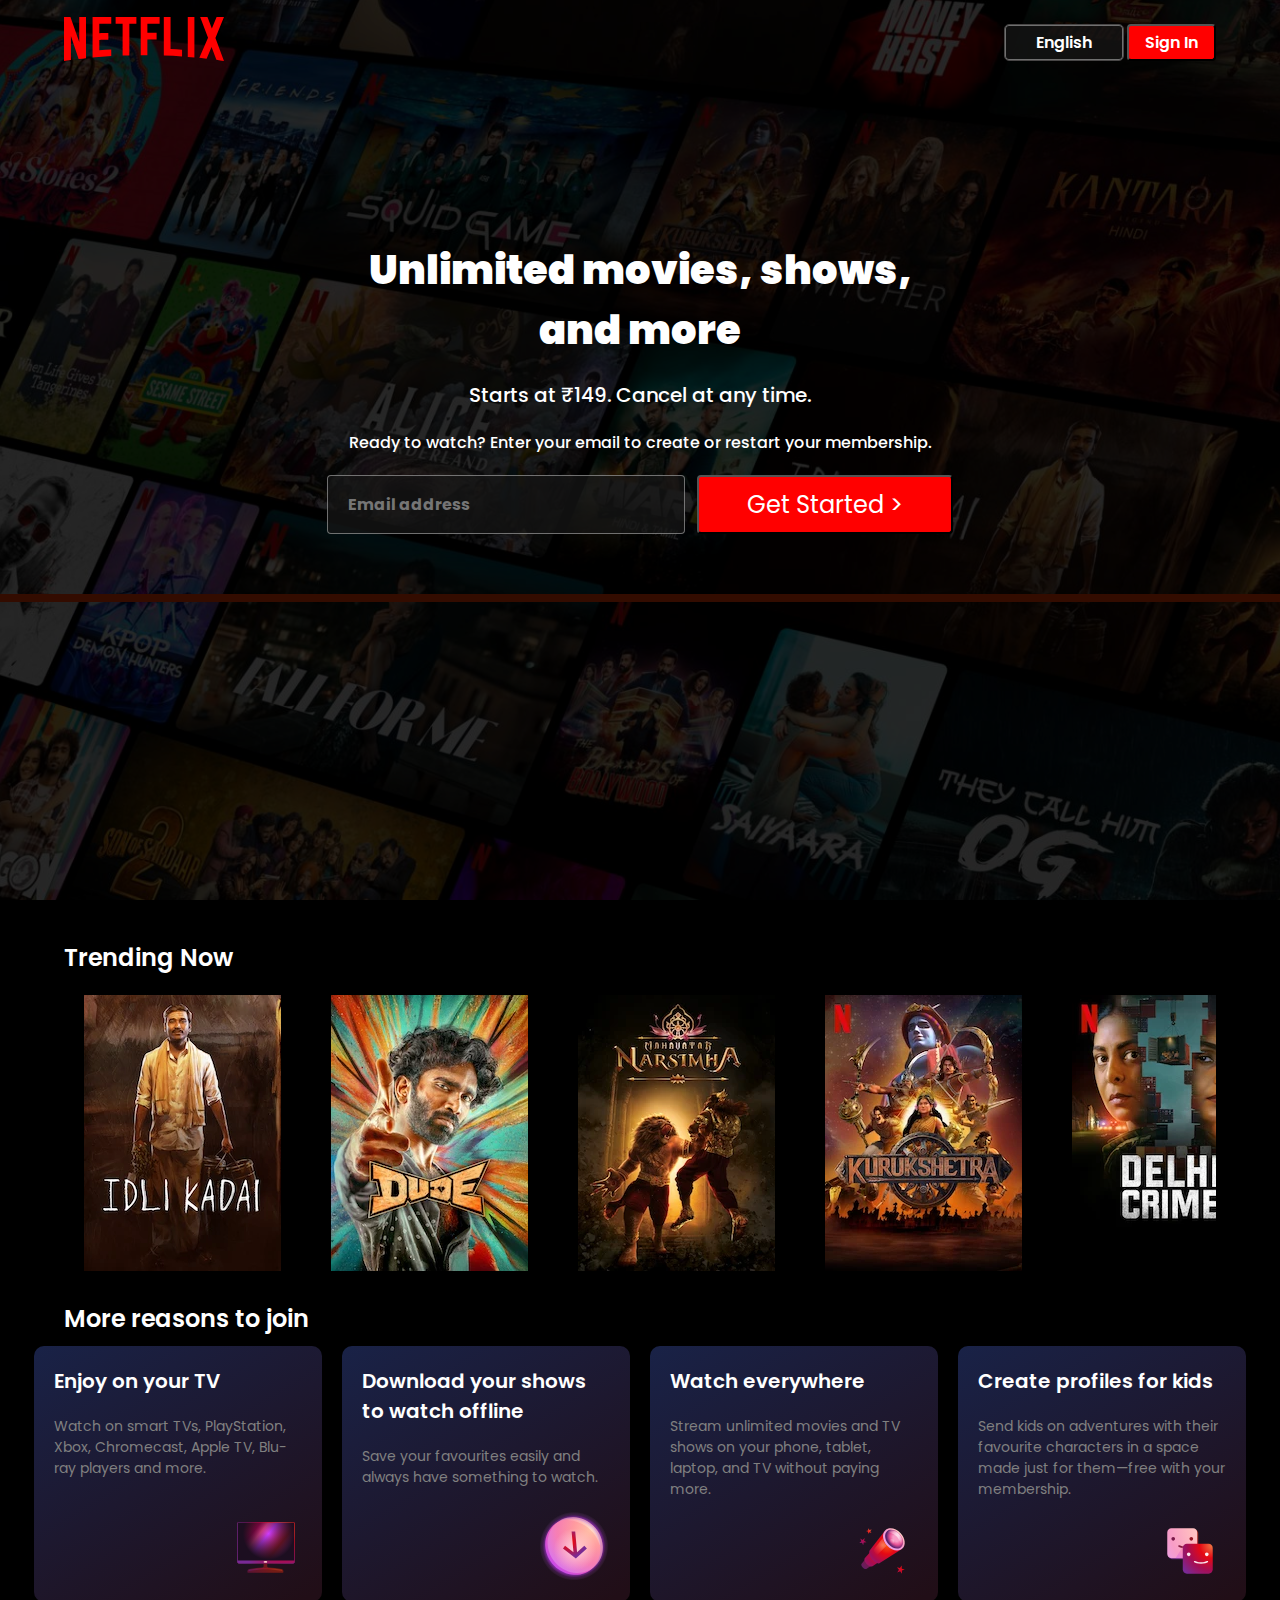
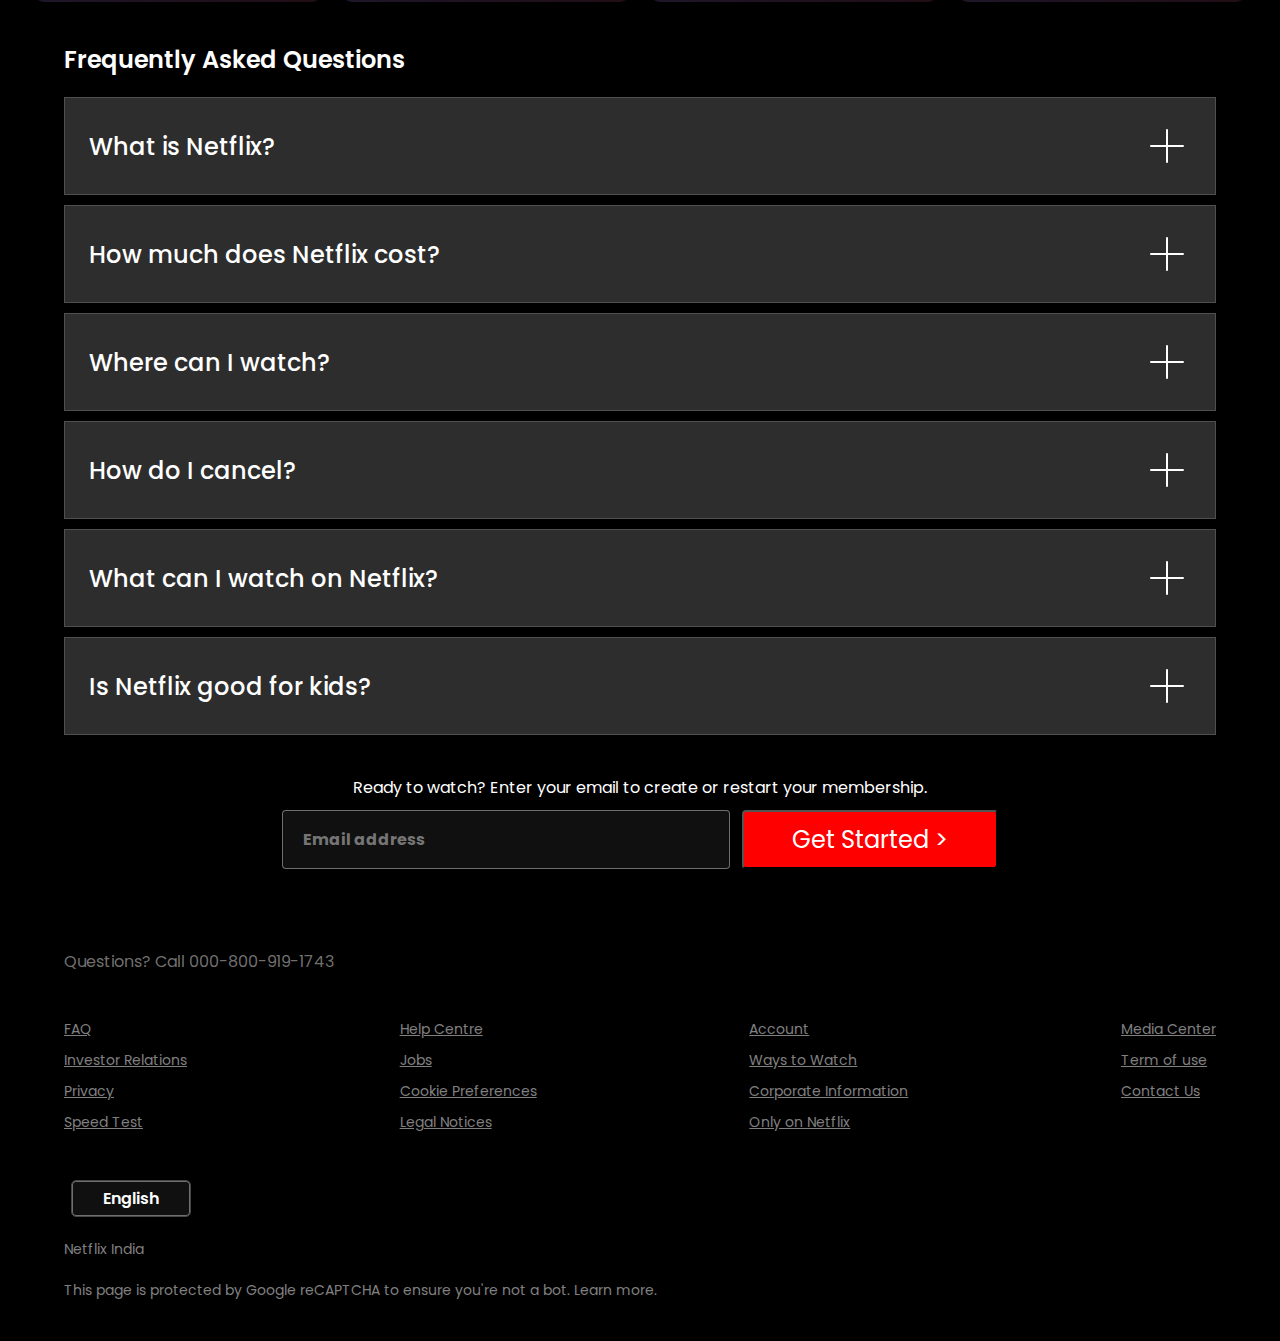
<file: NetfilxClone.html>
<!DOCTYPE html>
<html lang="en">

<head>
    <meta charset="UTF-8">
    <meta name="viewport" content="width=device-width, initial-scale=1.0">
    <title>Netflix India - Watch Shows Online, Watch Movies Online </title>
    <link rel="stylesheet" href="style.css">
    <link rel="icon" type="image/x-icon" href="netflix icon.ico">
</head>

<body>

    <div class="main">

        <nav>
            <div><img src="element/images/logo.svg" alt="Netflix logo"></div>
            <div>
                <button class="btn lang-btn">English</button>
                <button class="btn btn-red-sm">Sign In</button>
            </div>
        </nav>
        <div class="box">
        </div>
        <div class="hero">
            <span><br>Unlimited movies, shows, and more</span>
            <span>
                Starts at ₹149. Cancel at any time.
            </span>
            <span>
                Ready to watch? Enter your email to create or restart your membership.
            </span>
            <div class="hero-button flex">
    <input class="email-input" type="email" placeholder="Email address">
    <button class="btn btn-red">Get Started &gt; </button>
</div>

        </div>
        <div class="sepration">

        </div>
    </div>
    <section class="first">
        <div class="trending">
            Trending Now
        </div>
        <div class="movies">
            <img src="element/images/firstimage.webp" alt="">
            <img src="element/images/secoundimage.jpg" alt="">
            <img src="element/images/3rd.jpg" alt="">
            <img src="element/images/4thimg.jpg" alt="">
            <img src="element/images/5thimg.jpg" alt="">
            <img src="element/images/6thimg.jpg" alt="">
            <img src="element/images/7thimg.jpg" alt="">
            <img src="element/images/8th img.jpg" alt="">
            <img src="element/images/9thimg.jpg" alt="">
            <img src="element/images/10 img.jpg" alt="">
        </div>
        <div class="more">
            <div> More reasons to join</div>
        </div>
        <div class="reason flex">
            <div class="reason1">
                <div>Enjoy on your TV
                    <p> Watch on smart TVs, PlayStation, Xbox, Chromecast, Apple TV, Blu-ray players and more.
                    </p>
                    <svg width="72" height="72" viewBox="0 0 72 72" fill="none">
                        <g id="television-core-small">
                            <path id="Vector" fill-rule="evenodd" clip-rule="evenodd"
                                d="M37.2 53.3992C37.2 52.7365 36.6628 52.1992 36 52.1992H34.8C34.1373 52.1992 33.6 52.7365 33.6 53.3992V56.2636C33.6 56.9129 33.0834 57.4433 32.4347 57.4739C30.3013 57.5744 28.1719 57.7834 26.0546 58.1011L19.444 59.0926C18.2692 59.2688 17.4 60.2782 17.4 61.4662V62.0992C17.4 62.4304 17.6686 62.6992 18 62.6992H52.8C53.1314 62.6992 53.4 62.4304 53.4 62.0992V61.4662C53.4 60.2782 52.5309 59.2688 51.3561 59.0926L44.7454 58.1011C42.6282 57.7834 40.4987 57.5744 38.3653 57.4739C37.7167 57.4433 37.2 56.9129 37.2 56.2636V53.3992Z"
                                fill="url(#paint0_radial_5179_1308)"></path>
                            <path id="Vector_2"
                                d="M18.6 60.7388C18.6 60.2306 18.9587 59.796 19.4602 59.711C22.0196 59.2775 29.7585 58.0508 35.4 58.0508C41.0415 58.0508 48.7804 59.2775 51.3398 59.711C51.8412 59.796 52.2 60.2306 52.2 60.7388C52.2 60.902 52.0575 61.0268 51.8967 61.0004C50.1219 60.707 40.9704 59.2409 35.4 59.2409C29.8295 59.2409 20.678 60.707 18.9033 61.0004C18.7425 61.0268 18.6 60.902 18.6 60.7388Z"
                                fill="url(#paint1_radial_5179_1308)"></path>
                            <path id="Vector_3"
                                d="M63 12H8.99995C8.00584 12 7.19995 12.8059 7.19995 13.8V51.6C7.19995 52.5941 8.00584 53.4 8.99995 53.4H63C63.9941 53.4 64.8 52.5941 64.8 51.6V13.8C64.8 12.8059 63.9941 12 63 12Z"
                                fill="url(#paint2_linear_5179_1308)"></path>
                            <path id="Vector_4"
                                d="M63 12H8.99995C8.00584 12 7.19995 12.8059 7.19995 13.8V51.6C7.19995 52.5941 8.00584 53.4 8.99995 53.4H63C63.9941 53.4 64.8 52.5941 64.8 51.6V13.8C64.8 12.8059 63.9941 12 63 12Z"
                                fill="url(#paint3_radial_5179_1308)">
                                <path id="Vector_3"
                                    d="M63 12H8.99995C8.00584 12 7.19995 12.8059 7.19995 13.8V51.6C7.19995 52.5941 8.00584 53.4 8.99995 53.4H63C63.9941 53.4 64.8 52.5941 64.8 51.6V13.8C64.8 12.8059 63.9941 12 63 12Z"
                                    fill="url(#paint2_linear_5179_1308)"></path>
                            </path>
                            <path id="Vector_5" fill-rule="evenodd" clip-rule="evenodd"
                                d="M8.99995 12.6H63C63.663 12.6 64.2 13.1372 64.2 13.8V50.4H7.79995V13.8C7.79995 13.1372 8.33719 12.6 8.99995 12.6ZM7.19995 50.4V13.8C7.19995 12.8059 8.00581 12 8.99995 12H63C63.9942 12 64.8 12.8059 64.8 13.8V50.4V51.6C64.8 52.5941 63.9942 53.4 63 53.4H8.99995C8.00581 53.4 7.19995 52.5941 7.19995 51.6V50.4Z"
                                fill="url(#paint4_radial_5179_1308)"></path>
                            <path id="Vector_6"
                                d="M35.4 52.8C36.3941 52.8 37.2 52.3971 37.2 51.9C37.2 51.4029 36.3941 51 35.4 51C34.4059 51 33.6 51.4029 33.6 51.9C33.6 52.3971 34.4059 52.8 35.4 52.8Z"
                                fill="url(#paint5_radial_5179_1308)"></path>
                        </g>
                        <defs>
                            <radialGradient id="paint0_radial_5179_1308" cx="0" cy="0" r="1"
                                gradientUnits="userSpaceOnUse"
                                gradientTransform="translate(50.3269 49.3723) rotate(118.526) scale(55.1579 46.2871)">
                                <stop stop-color="#802600"></stop>
                                <stop offset="0.333333" stop-color="#6F181D"></stop>
                                <stop offset="0.666667" stop-color="#5B1333"></stop>
                                <stop offset="1" stop-color="#391945"></stop>
                            </radialGradient>
                            <radialGradient id="paint1_radial_5179_1308" cx="0" cy="0" r="1"
                                gradientUnits="userSpaceOnUse"
                                gradientTransform="translate(48.1077 53.6128) rotate(158.116) scale(32.7275 42.219)">
                                <stop stop-color="#99421D"></stop>
                                <stop offset="0.333333" stop-color="#99161D"></stop>
                                <stop offset="0.666667" stop-color="#7D1845"></stop>
                                <stop offset="1" stop-color="#59216E"></stop>
                            </radialGradient>
                            <linearGradient id="paint2_linear_5179_1308" x1="10.4727" y1="14.9572" x2="56.1755"
                                y2="51.4814" gradientUnits="userSpaceOnUse">
                                <stop stop-color="#99161D"></stop>
                                <stop offset="0.245283" stop-color="#CA005B"></stop>
                                <stop offset="0.346698" stop-color="#FF479A"></stop>
                                <stop offset="0.46934" stop-color="#CC3CFF"></stop>
                                <stop offset="0.735849" stop-color="#BC1A22"></stop>
                                <stop offset="1" stop-color="#C94FF5"></stop>
                            </linearGradient>
                            <radialGradient id="paint3_radial_5179_1308" cx="0" cy="0" r="1"
                                gradientUnits="userSpaceOnUse"
                                gradientTransform="translate(38.6181 23.8286) rotate(90) scale(25.9571 25.8545)">
                                <stop stop-color="#1C0E20" stop-opacity="0"></stop>
                                <stop offset="1" stop-color="#1C0E20"></stop>
                            </radialGradient>
                            <radialGradient id="paint4_radial_5179_1308" cx="0" cy="0" r="1"
                                gradientUnits="userSpaceOnUse"
                                gradientTransform="translate(54 20.1938) rotate(144.293) scale(47.2897 44.8232)">
                                <stop stop-color="#EF7744"></stop>
                                <stop offset="0.333333" stop-color="#E50914"></stop>
                                <stop offset="0.666667" stop-color="#A70D53"></stop>
                                <stop offset="1" stop-color="#792A95"></stop>
                            </radialGradient>
                            <radialGradient id="paint5_radial_5179_1308" cx="0" cy="0" r="1"
                                gradientUnits="userSpaceOnUse"
                                gradientTransform="translate(36.525 51.3562) rotate(135) scale(4.58735)">
                                <stop stop-color="#FFDCCC"></stop>
                                <stop offset="0.333333" stop-color="#FFBDC0"></stop>
                                <stop offset="0.666667" stop-color="#F89DC6"></stop>
                                <stop offset="1" stop-color="#E4A1FA"></stop>
                            </radialGradient>
                        </defs>
                    </svg>
                </div>
            </div>
            <div class="reason2">

                <div>Download your shows to watch offline
                    <p>
                        Save your favourites easily and always have something to watch.
                    </p>
                    <svg width="72" height="72" viewBox="0 0 72 72" fill="none">
                        <g id="download-core-small">
                            <path id="Vector"
                                d="M36 70.2008C54.8882 70.2008 70.2001 54.8889 70.2001 36.0008C70.2001 17.1126 54.8882 1.80078 36 1.80078C17.1119 1.80078 1.80005 17.1126 1.80005 36.0008C1.80005 54.8889 17.1119 70.2008 36 70.2008Z"
                                fill="url(#paint0_radial_5179_7940)"></path>
                            <path id="Vector_2" opacity="0.4"
                                d="M64.7658 36.195C65.5206 51.5916 53.7908 63.5824 38.5668 62.977C23.3428 62.3722 10.3893 49.4 9.63446 34.0034C8.87954 18.6068 20.6091 6.61594 35.8331 7.22116C51.0571 7.82638 64.0104 20.7984 64.7658 36.195Z"
                                fill="url(#paint1_radial_5179_7940)"></path>
                            <path id="Vector_3"
                                d="M62.3657 37.9958C63.1205 53.3924 51.3908 65.3832 36.1668 64.7778C20.9428 64.173 7.9893 51.2008 7.23444 35.8041C6.47952 20.4075 18.2091 8.41672 33.4331 9.02194C48.6571 9.62716 61.6103 22.5992 62.3657 37.9958Z"
                                fill="url(#paint2_radial_5179_7940)"></path>
                            <path id="Vector_4" opacity="0.5"
                                d="M64.7658 36.195C65.5206 51.5916 53.7908 63.5824 38.5668 62.977C23.3428 62.3722 10.3893 49.4 9.63446 34.0034C8.87954 18.6068 20.6091 6.61594 35.8331 7.22116C51.0571 7.82638 64.0104 20.7984 64.7658 36.195Z"
                                fill="url(#paint3_radial_5179_7940)"></path>
                            <path id="Vector_5" opacity="0.6"
                                d="M36.9 60.6C48.6636 60.6 58.2 51.0637 58.2 39.3C58.2 27.5363 48.6636 18 36.9 18C25.1363 18 15.6 27.5363 15.6 39.3C15.6 51.0637 25.1363 60.6 36.9 60.6Z"
                                fill="url(#paint4_radial_5179_7940)"></path>
                            <path id="Vector_6" fill-rule="evenodd" clip-rule="evenodd"
                                d="M39.0849 42.2727L46.3387 35.76L48.8945 38.5142L38.9118 47.477L37.8466 48.4333L36.6071 47.477L24.9899 38.5142L27.0434 35.76L35.4849 42.2727L33.6 21.6016H37.2L39.0849 42.2727Z"
                                fill="url(#paint5_radial_5179_7940)"></path>
                            <path id="Vector_7" opacity="0.4" fill-rule="evenodd" clip-rule="evenodd"
                                d="M61.6566 34.9618C61.7832 35.3893 62.391 35.3233 62.3694 34.878C61.6962 21.1369 50.1509 9.55975 36.5817 9.01957C34.4606 8.93515 32.4155 9.12541 30.4772 9.55909C30.0745 9.64915 30.1575 10.2082 30.5697 10.2246C45.0094 10.7979 57.6246 21.2971 61.6566 34.9618Z"
                                fill="url(#paint6_radial_5179_7940)"></path>
                        </g>
                        <defs>
                            <radialGradient id="paint0_radial_5179_7940" cx="0" cy="0" r="1"
                                gradientUnits="userSpaceOnUse"
                                gradientTransform="translate(36.0001 36.1837) rotate(-90) scale(34.3829)">
                                <stop offset="0.782019" stop-color="#982DBE"></stop>
                                <stop offset="0.906819" stop-color="#B038DC" stop-opacity="0.2"></stop>
                                <stop offset="1" stop-color="#E4A1FA" stop-opacity="0"></stop>
                            </radialGradient>
                            <radialGradient id="paint1_radial_5179_7940" cx="0" cy="0" r="1"
                                gradientUnits="userSpaceOnUse"
                                gradientTransform="translate(52.9937 20.0992) rotate(135) scale(49.9836)">
                                <stop stop-color="#FFDCCC"></stop>
                                <stop offset="0.333333" stop-color="#FFBDC0"></stop>
                                <stop offset="0.666667" stop-color="#F89DC6"></stop>
                                <stop offset="1" stop-color="#E4A1FA"></stop>
                            </radialGradient>
                            <radialGradient id="paint2_radial_5179_7940" cx="0" cy="0" r="1"
                                gradientUnits="userSpaceOnUse"
                                gradientTransform="translate(52.7999 19.6937) rotate(135) scale(53.1037)">
                                <stop stop-color="#FFA984"></stop>
                                <stop offset="0.333333" stop-color="#FF787F"></stop>
                                <stop offset="0.666667" stop-color="#F45FA2"></stop>
                                <stop offset="1" stop-color="#C44AF1"></stop>
                            </radialGradient>
                            <radialGradient id="paint3_radial_5179_7940" cx="0" cy="0" r="1"
                                gradientUnits="userSpaceOnUse"
                                gradientTransform="translate(52.9937 20.0992) rotate(135) scale(49.9836)">
                                <stop stop-color="#FFDCCC"></stop>
                                <stop offset="0.333333" stop-color="#FFBDC0"></stop>
                                <stop offset="0.666667" stop-color="#F89DC6"></stop>
                                <stop offset="1" stop-color="#E4A1FA"></stop>
                            </radialGradient>
                            <radialGradient id="paint4_radial_5179_7940" cx="0" cy="0" r="1"
                                gradientUnits="userSpaceOnUse" gradientTransform="translate(36.9 39.3) scale(21.3)">
                                <stop stop-color="white"></stop>
                                <stop offset="1" stop-color="white" stop-opacity="0"></stop>
                            </radialGradient>
                            <radialGradient id="paint5_radial_5179_7940" cx="0" cy="0" r="1"
                                gradientUnits="userSpaceOnUse"
                                gradientTransform="translate(31.2 32.1016) rotate(39.5226) scale(15.5567)">
                                <stop stop-color="#EF7744"></stop>
                                <stop offset="0.2406" stop-color="#E50914"></stop>
                                <stop offset="1" stop-color="#792A95"></stop>
                            </radialGradient>
                            <radialGradient id="paint6_radial_5179_7940" cx="0" cy="0" r="1"
                                gradientUnits="userSpaceOnUse"
                                gradientTransform="translate(50.7 21.3) rotate(-180) scale(30)">
                                <stop stop-color="white"></stop>
                                <stop offset="1" stop-color="white" stop-opacity="0"></stop>
                            </radialGradient>
                        </defs>
                    </svg>
                </div>
            </div>
            <div class="reason3">
                <div>Watch everywhere
                    <p>
                        Stream unlimited movies and TV shows on your phone, tablet, laptop, and TV without paying more.
                    </p>
                    <svg width="72" height="72" viewBox="0 0 72 72" fill="none">
                        <g id="telescope-core-small">
                            <path id="Vector"
                                d="M24.0492 36.6016L33.6 46.3898L17.8029 56.8633C17.8029 56.8633 15.8891 57.6983 13.625 55.2638C11.361 52.8293 12.1235 51.238 12.1235 51.238L24.0492 36.6016Z"
                                fill="url(#paint0_radial_5179_1664)"></path>
                            <path id="Vector_2"
                                d="M25.0344 34.1992L36 46.151L25.0616 53.8043C25.0616 53.8043 21.8289 55.0984 18.0987 51.0172C14.3686 46.9358 15.9198 44.5105 15.9198 44.5105L25.0344 34.1992Z"
                                fill="url(#paint1_radial_5179_1664)"></path>
                            <path id="Vector_3"
                                d="M39 13.0195L59.1 33.6788L32.5325 50.4142C32.5325 50.4142 28.7459 50.2552 24.3978 45.4897C20.0498 40.7243 21.4096 35.8101 21.4096 35.8101L39 13.0195Z"
                                fill="url(#paint2_radial_5179_1664)"></path>
                            <path id="Vector_4"
                                d="M57.6709 15.3516C63.1044 21.2807 63.9858 29.2883 59.6386 33.2371C55.2916 37.186 47.3628 35.5806 41.9292 29.6515C36.4954 23.7224 35.6145 15.7148 39.9615 11.766C44.3084 7.81716 52.2372 9.42252 57.6709 15.3516Z"
                                fill="url(#paint3_radial_5179_1664)"></path>
                            <path id="Vector_5"
                                d="M58.3787 31.255C54.8121 34.5032 48.2143 33.0817 43.6421 28.0798C39.07 23.078 38.2547 16.39 41.8213 13.1419C45.3879 9.89364 51.9857 11.3152 56.5579 16.3171C61.1298 21.3189 61.9452 28.0069 58.3787 31.255Z"
                                fill="url(#paint4_radial_5179_1664)"></path>
                            <path id="Vector_6" opacity="0.85"
                                d="M59.6783 28.823C60.576 24.1785 59.6544 20.5934 56.1603 16.6199C52.6662 12.6464 47.3508 10.8657 43.7796 12.7598C39.371 15.098 48.3734 13.5961 53.4577 19.5815C57.8259 24.724 58.8516 33.1009 59.6783 28.823Z"
                                fill="url(#paint5_radial_5179_1664)"></path>
                            <path id="Vector_7" opacity="0.4"
                                d="M50.3979 25.2452C50.4549 26.7239 49.2932 27.7677 47.8032 27.5766C46.3131 27.3856 45.059 26.032 45.002 24.5532C44.945 23.0745 46.1067 22.0307 47.5968 22.2218C49.0868 22.4128 50.341 23.7664 50.3979 25.2452Z"
                                fill="url(#paint6_radial_5179_1664)"></path>
                            <path id="Vector_8" opacity="0.6"
                                d="M36.9217 21.0039L26.4258 34.3627C26.3297 36.4604 28.2903 39.5534 30.0334 40.8344L41.2345 29.9105C39.6 28.2005 36.9591 24.1025 36.9217 21.0039Z"
                                fill="url(#paint7_radial_5179_1664)"></path>
                            <path id="Vector_9" fill-rule="evenodd" clip-rule="evenodd"
                                d="M20.0576 9.60156L21.479 11.7187L24 11.0654L22.3575 13.0272L23.7789 15.1444L21.3424 14.2397L19.7 16.2016L19.8365 13.6806L17.4 12.7759L19.9209 12.1225L20.0576 9.60156ZM58.776 52.8016L58.9623 56.4685L62.4 57.4188L59.0774 58.7347L59.2637 62.4016L57.0239 59.548L53.7014 60.8638L55.6397 57.7843L53.4 54.9307L56.8377 55.8811L58.776 52.8016ZM15.206 24.2101L15.8768 21.0016L13.4793 23.1964L10.6853 21.5563L11.9975 24.553L9.59998 26.7478L12.8085 26.405L14.1207 29.4016L14.7915 26.1931L18 25.8502L15.206 24.2101Z"
                                fill="url(#paint8_linear_5179_1664)"></path>
                        </g>
                        <defs>
                            <radialGradient id="paint0_radial_5179_1664" cx="0" cy="0" r="1"
                                gradientUnits="userSpaceOnUse"
                                gradientTransform="translate(36.6875 32.7016) rotate(135) scale(34.9134)">
                                <stop stop-color="#99421D"></stop>
                                <stop offset="0.333333" stop-color="#99161D"></stop>
                                <stop offset="0.666667" stop-color="#7D1845"></stop>
                                <stop offset="1" stop-color="#59216E"></stop>
                            </radialGradient>
                            <radialGradient id="paint1_radial_5179_1664" cx="0" cy="0" r="1"
                                gradientUnits="userSpaceOnUse"
                                gradientTransform="translate(42.5937 27.2992) rotate(135) scale(44.5477 44.5279)">
                                <stop stop-color="#EF7744"></stop>
                                <stop offset="0.333333" stop-color="#E50914"></stop>
                                <stop offset="0.666667" stop-color="#A70D53"></stop>
                                <stop offset="1" stop-color="#792A95"></stop>
                            </radialGradient>
                            <radialGradient id="paint2_radial_5179_1664" cx="0" cy="0" r="1"
                                gradientUnits="userSpaceOnUse"
                                gradientTransform="translate(42.3 29.106) rotate(135) scale(31.8127)">
                                <stop stop-color="#FB540D"></stop>
                                <stop offset="0.333333" stop-color="#E50914"></stop>
                                <stop offset="0.666667" stop-color="#A70D53"></stop>
                                <stop offset="1" stop-color="#792A95"></stop>
                            </radialGradient>
                            <radialGradient id="paint3_radial_5179_1664" cx="0" cy="0" r="1"
                                gradientUnits="userSpaceOnUse"
                                gradientTransform="translate(57.675 14.7078) rotate(134.326) scale(24.0433 24.0367)">
                                <stop stop-color="#FFDCCC"></stop>
                                <stop offset="0.333333" stop-color="#FFBDC0"></stop>
                                <stop offset="0.666667" stop-color="#F89DC6"></stop>
                                <stop offset="1" stop-color="#E4A1FA"></stop>
                            </radialGradient>
                            <radialGradient id="paint4_radial_5179_1664" cx="0" cy="0" r="1"
                                gradientUnits="userSpaceOnUse"
                                gradientTransform="translate(52.1305 21.273) rotate(141.875) scale(9.87138 12.8159)">
                                <stop offset="0.307292" stop-color="#F89DC6"></stop>
                                <stop offset="0.645392" stop-color="#E75094"></stop>
                                <stop offset="1" stop-color="#59216E"></stop>
                            </radialGradient>
                            <radialGradient id="paint5_radial_5179_1664" cx="0" cy="0" r="1"
                                gradientUnits="userSpaceOnUse"
                                gradientTransform="translate(55.8 15.6) rotate(135) scale(13.1522)">
                                <stop stop-color="white"></stop>
                                <stop offset="1" stop-color="white" stop-opacity="0"></stop>
                            </radialGradient>
                            <radialGradient id="paint6_radial_5179_1664" cx="0" cy="0" r="1"
                                gradientUnits="userSpaceOnUse"
                                gradientTransform="translate(49.2362 22.9648) rotate(131.079) scale(5.08644 6.006)">
                                <stop stop-color="white"></stop>
                                <stop offset="1" stop-color="white" stop-opacity="0"></stop>
                            </radialGradient>
                            <radialGradient id="paint7_radial_5179_1664" cx="0" cy="0" r="1"
                                gradientUnits="userSpaceOnUse"
                                gradientTransform="translate(36.8758 29.1353) rotate(137.622) scale(13.5764)">
                                <stop stop-color="#FFA984"></stop>
                                <stop offset="1" stop-color="#F7636B" stop-opacity="0"></stop>
                            </radialGradient>
                            <linearGradient id="paint8_linear_5179_1664" x1="44.65" y1="27.9016" x2="24.25" y2="48.3016"
                                gradientUnits="userSpaceOnUse">
                                <stop stop-color="#EF7744"></stop>
                                <stop offset="0.333333" stop-color="#E50914"></stop>
                                <stop offset="0.666667" stop-color="#A70D53"></stop>
                                <stop offset="1" stop-color="#792A95"></stop>
                            </linearGradient>
                        </defs>
                    </svg>
                </div>
            </div>
            <div class="reason4">
                <div>Create profiles for kids
                    <p>
                        Send kids on adventures with their favourite characters in a space made just for them—free with
                        your membership.
                    </p>
                    <svg width="72" height="72" viewBox="0 0 72 72" fill="none">
                        <g id="profiles-core-small">
                            <path id="Vector"
                                d="M10.8 15.6008C10.8 12.9499 12.949 10.8008 15.5999 10.8008H40.8C43.4509 10.8008 45.6 12.9498 45.6 15.6008V40.8007C45.6 43.4516 43.4509 45.6007 40.8 45.6007H15.6C12.949 45.6007 10.8 43.4517 10.8 40.8007V15.6008Z"
                                fill="url(#paint0_radial_5179_7919)"></path>
                            <path id="Vector_2"
                                d="M9.59998 14.4016C9.59998 11.7506 11.749 9.60162 14.4 9.60156H39.6C42.251 9.60156 44.4 11.7506 44.4 14.4016V39.6015C44.4 42.2525 42.251 44.4015 39.6 44.4015H14.4C11.749 44.4016 9.59998 42.2525 9.59998 39.6015V14.4016Z"
                                fill="url(#paint1_radial_5179_7919)"></path>
                            <path id="Vector_3"
                                d="M18.6 21.9008C18.6 23.0606 17.6598 24.0008 16.5 24.0008C15.3402 24.0008 14.4 23.0606 14.4 21.9008C14.4 20.741 15.3402 19.8008 16.5 19.8008C17.6598 19.8008 18.6 20.741 18.6 21.9008Z"
                                fill="url(#paint2_radial_5179_7919)"></path>
                            <path id="Vector_4"
                                d="M39.6 21.9008C39.6 23.0606 38.6598 24.0008 37.5 24.0008C36.3402 24.0008 35.4 23.0606 35.4 21.9008C35.4 20.741 36.3402 19.8008 37.5 19.8008C38.6598 19.8008 39.6 20.741 39.6 21.9008Z"
                                fill="url(#paint3_radial_5179_7919)"></path>
                            <path id="Vector_5"
                                d="M23.6713 29.4501C23.2437 29.1967 22.6917 29.3379 22.4383 29.7655C22.1848 30.1932 22.3261 30.7452 22.7537 30.9986C23.8254 31.6337 26.769 32.7744 30.6375 32.7744C34.506 32.7744 37.4497 31.6337 38.5213 30.9986C38.949 30.7452 39.0902 30.1932 38.8368 29.7655C38.5834 29.3379 38.0313 29.1967 37.6037 29.4501C36.8191 29.9151 34.194 30.9744 30.6375 30.9744C27.081 30.9744 24.456 29.9151 23.6713 29.4501Z"
                                fill="url(#paint4_radial_5179_7919)"></path>
                            <path id="Vector_6" opacity="0.35"
                                d="M19.2 44.4016H28.2L32.4 27.6016C30.2787 28.1801 28.4542 29.5387 27.2921 31.4053L19.2 44.4016Z"
                                fill="url(#paint5_radial_5179_7919)"></path>
                            <path id="Vector_7"
                                d="M27.6 32.4016C27.6 29.7506 29.749 27.6016 32.4 27.6016L57.6 27.6016C60.2508 27.6016 62.4 29.7506 62.4 32.4016V57.6015C62.4 60.2524 60.2508 62.4016 57.6 62.4016H32.4C29.749 62.4016 27.6 60.2524 27.6 57.6016V32.4016Z"
                                fill="url(#paint6_radial_5179_7919)"></path>
                            <path id="Vector_8"
                                d="M36.6 39.9008C36.6 41.0606 35.6598 42.0008 34.5 42.0008C33.3402 42.0008 32.4 41.0606 32.4 39.9008C32.4 38.741 33.3402 37.8008 34.5 37.8008C35.6598 37.8008 36.6 38.741 36.6 39.9008Z"
                                fill="url(#paint7_radial_5179_7919)"></path>
                            <path id="Vector_9"
                                d="M57.6 39.9008C57.6 41.0606 56.6598 42.0008 55.5 42.0008C54.3402 42.0008 53.4 41.0606 53.4 39.9008C53.4 38.741 54.3402 37.8008 55.5 37.8008C56.6598 37.8008 57.6 38.741 57.6 39.9008Z"
                                fill="url(#paint8_radial_5179_7919)"></path>
                            <path id="Vector_10"
                                d="M41.8213 47.6025C41.3937 47.349 40.8416 47.4903 40.5882 47.9179C40.3348 48.3455 40.476 48.8976 40.9037 49.1509C41.9753 49.786 44.919 50.9267 48.7875 50.9267C52.656 50.9267 55.5996 49.786 56.6713 49.1509C57.0989 48.8976 57.2402 48.3455 56.9867 47.9179C56.7333 47.4903 56.1813 47.349 55.7537 47.6025C54.969 48.0674 52.344 49.1267 48.7875 49.1267C45.231 49.1267 42.6059 48.0674 41.8213 47.6025Z"
                                fill="url(#paint9_radial_5179_7919)"></path>
                        </g>
                        <defs>
                            <radialGradient id="paint0_radial_5179_7919" cx="0" cy="0" r="1"
                                gradientUnits="userSpaceOnUse"
                                gradientTransform="translate(39.075 17.6882) rotate(135) scale(32.8097)">
                                <stop stop-color="#99421D"></stop>
                                <stop offset="0.333333" stop-color="#99161D"></stop>
                                <stop offset="0.666667" stop-color="#7D1845"></stop>
                                <stop offset="1" stop-color="#59216E"></stop>
                            </radialGradient>
                            <radialGradient id="paint1_radial_5179_7919" cx="0" cy="0" r="1"
                                gradientUnits="userSpaceOnUse"
                                gradientTransform="translate(62.4 8.70157) rotate(133.87) scale(75.3216)">
                                <stop stop-color="#FFDCCC"></stop>
                                <stop offset="0.333333" stop-color="#FFBDC0"></stop>
                                <stop offset="0.666667" stop-color="#F89DC6"></stop>
                                <stop offset="1" stop-color="#E4A1FA"></stop>
                            </radialGradient>
                            <radialGradient id="paint2_radial_5179_7919" cx="0" cy="0" r="1"
                                gradientUnits="userSpaceOnUse"
                                gradientTransform="translate(60.3 11.1008) rotate(133.939) scale(68.7426 55.9547)">
                                <stop stop-color="#99421D"></stop>
                                <stop offset="0.333333" stop-color="#99161D"></stop>
                                <stop offset="0.666667" stop-color="#7D1845"></stop>
                                <stop offset="1" stop-color="#59216E"></stop>
                            </radialGradient>
                            <radialGradient id="paint3_radial_5179_7919" cx="0" cy="0" r="1"
                                gradientUnits="userSpaceOnUse"
                                gradientTransform="translate(60.3 11.1008) rotate(133.939) scale(68.7426 55.9547)">
                                <stop stop-color="#99421D"></stop>
                                <stop offset="0.333333" stop-color="#99161D"></stop>
                                <stop offset="0.666667" stop-color="#7D1845"></stop>
                                <stop offset="1" stop-color="#59216E"></stop>
                            </radialGradient>
                            <radialGradient id="paint4_radial_5179_7919" cx="0" cy="0" r="1"
                                gradientUnits="userSpaceOnUse"
                                gradientTransform="translate(60.3 11.0994) rotate(133.939) scale(68.7426 55.9548)">
                                <stop stop-color="#99421D"></stop>
                                <stop offset="0.333333" stop-color="#99161D"></stop>
                                <stop offset="0.666667" stop-color="#7D1845"></stop>
                                <stop offset="1" stop-color="#59216E"></stop>
                            </radialGradient>
                            <radialGradient id="paint5_radial_5179_7919" cx="0" cy="0" r="1"
                                gradientUnits="userSpaceOnUse"
                                gradientTransform="translate(39.6 27.9016) rotate(135) scale(23.3345)">
                                <stop stop-color="#FFA984"></stop>
                                <stop offset="0.333333" stop-color="#FF787F"></stop>
                                <stop offset="0.666667" stop-color="#F45FA2"></stop>
                                <stop offset="1" stop-color="#C44AF1"></stop>
                            </radialGradient>
                            <radialGradient id="paint6_radial_5179_7919" cx="0" cy="0" r="1"
                                gradientUnits="userSpaceOnUse"
                                gradientTransform="translate(61.8 29.7016) rotate(135) scale(43.2749)">
                                <stop stop-color="#EF7744"></stop>
                                <stop offset="0.333333" stop-color="#E50914"></stop>
                                <stop offset="0.666667" stop-color="#A70D53"></stop>
                                <stop offset="1" stop-color="#792A95"></stop>
                            </radialGradient>
                            <radialGradient id="paint7_radial_5179_7919" cx="0" cy="0" r="1"
                                gradientUnits="userSpaceOnUse"
                                gradientTransform="translate(62.1 11.1008) rotate(137.146) scale(73.6614 60.3576)">
                                <stop stop-color="#FFDCCC"></stop>
                                <stop offset="0.333333" stop-color="#FDF6F6"></stop>
                                <stop offset="0.666667" stop-color="#FADCE9"></stop>
                                <stop offset="1" stop-color="#E4A1FA"></stop>
                            </radialGradient>
                            <radialGradient id="paint8_radial_5179_7919" cx="0" cy="0" r="1"
                                gradientUnits="userSpaceOnUse"
                                gradientTransform="translate(62.1 11.1008) rotate(137.146) scale(73.6614 60.3576)">
                                <stop stop-color="#FFDCCC"></stop>
                                <stop offset="0.333333" stop-color="#FDF6F6"></stop>
                                <stop offset="0.666667" stop-color="#FADCE9"></stop>
                                <stop offset="1" stop-color="#E4A1FA"></stop>
                            </radialGradient>
                            <radialGradient id="paint9_radial_5179_7919" cx="0" cy="0" r="1"
                                gradientUnits="userSpaceOnUse"
                                gradientTransform="translate(62.1 11.1017) rotate(137.146) scale(73.6614 60.3576)">
                                <stop stop-color="#FFDCCC"></stop>
                                <stop offset="0.333333" stop-color="#FDF6F6"></stop>
                                <stop offset="0.666667" stop-color="#FADCE9"></stop>
                                <stop offset="1" stop-color="#E4A1FA"></stop>
                            </radialGradient>
                        </defs>
                    </svg>
                </div>
            </div>
        </div>
        <div class="faq">
            <h1>Frequently Asked Questions </h1>
            <div class="faq-item">
                <span class="faq-question" role="button" tabindex="0">What is Netflix?
                    <img src="element/images/Plus.svg" alt="">
                </span>
                <span class="faq-question" role="button" tabindex="0">How much does Netflix cost?
                    <img src="element/images/Plus.svg" alt="">
                </span>
                <span class="faq-question" role="button" tabindex="0">Where can I watch?
                    <img src="element/images/Plus.svg" alt="">
                </span>
            <span class="faq-question" role="button" tabindex="0">How do I cancel?
                <img src="element/images/Plus.svg" alt="">
            </span>
                <span class="faq-question" role="button" tabindex="0">What can I watch on Netflix?
                    <img src="element/images/Plus.svg" alt="">
                </span>
                <span class="faq-question" role="button" tabindex="0">Is Netflix good for kids?
                    <img src="element/images/Plus.svg" alt="">
                </span>
            </div>
        </div>
       <div class="sec-end flex">
    <p>Ready to watch? Enter your email to create or restart your membership.</p>
    <div class="hero-button flex">
        <input class="email-input" type="email" placeholder="Email address">
        <button class="btn btn-red">Get Started &gt; </button>
    </div>
</div>
    </section>
    <footer>
        <div class="contact">
            <p>Questions? Call 000-800-919-1743</p>
        </div>
        <div class="end flex">
            <div class="foot">
                <h4>FAQ</h4>
                <p>Investor Relations</p>
                <p>Privacy</p>
                <p>Speed Test</p>
            </div>
            <div class="help">
                <h4>Help Centre</h4>
                <p>Jobs</p>
                <p>Cookie Preferences</p>
                <p>Legal Notices</p>
            </div>
            <div class="account">
                <h4>Account</h4>
                <p>Ways to Watch</p>
                <p>Corporate Information</p>
                <p>Only on Netflix</p>
            </div>
            <div class="Media">
                <h4> Media Center </h4>
                <p>Term of use</p>
                <p>Contact Us</p>
            </div>
        </div>
        <div class="btn">
            <button class="btn lang-btn">English</button>
        </div>
        <div class="copyright">
            <div>Netflix India</div> 
            <div> This page is protected by Google reCAPTCHA to ensure you're not a bot. Learn more. </div>
        </div>
    </footer>

</body>

</html>
</file>
<file: style.css>
@import url('https://fonts.googleapis.com/css2?family=Edu+NSW+ACT+Cursive:wght@400..700&family=Martel+Sans:wght@200;300;400;600;700;800;900&family=Poppins:ital,wght@0,100;0,200;0,300;0,400;0,500;0,600;0,700;0,800;0,900;1,100;1,200;1,300;1,400;1,500;1,600;1,700;1,800;1,900&display=swap');

* {
    margin: 0;
    padding: 0;
    box-sizing: border-box;
    font-family: "Poppins", sans-serif;
   
    
}

body {
    color: white;
    background-color: black;
}

.main {
    background-image: url("element/images/backimg.jpg");
    background-position: center center;
    background-repeat: no-repeat;
    background-size:max(1900px, 100vw);
    position: relative;
    min-height:100vh;    
}
.main .box {
    inset:0;
    opacity: 0.8;
    position: absolute;
    background-color: black;
}
nav, .hero {
    position: relative;
    z-index: 10;
}

nav {
    max-width: 90vw;
    margin: auto;
    display: flex;
    align-items: center;
    justify-content: space-between;
    height: 60px;
}

nav img {
    margin-top: 25px;
    color: red;
    width: 160px;
    position: relative;
    z-index: 10;

}

nav button {
    margin-top: 25px;
    position: relative;
    z-index: 10;
}

.hero {
    padding: 120px 23px 60px ;
    max-width: 950px;
    margin: auto;
    font-family: 'Poppins', sans-serif;
    display: flex;
    justify-content:flex-start;
    align-items: center;
    flex-direction: column;
    color: white;
    position: relative;
    gap: 20px;
    padding: 40 23px;
    text-align: center;
}

.hero>:first-child {
    max-width: 550px;
    font-size: 40px;
    font-weight: 900;
}

.hero>:nth-child(2) {
    font-size: 20px;
    font-weight: 500;
}

.hero> :nth-child(3) {
    font-size: 16px;
    font-weight: 500;
}


.hero-button {
    display: flex;
    gap: 12px;
    justify-content: center;
    align-items: center;
}

.btn {
    cursor: pointer;
    padding: 3px 8px;
    font-weight: 400;
    border-radius: 4px;
}

.lang-btn {
    font-size: 16px;
    font-weight: 600;
    padding: 4px 30px;
    background-color: rgba(23, 23, 23, 0.7);
    border: 1px solid rgba(255, 255, 255, 0.4);
    outline: 1px solid rgb(72, 70, 70);
    color: white;
}

.btn-red {
    background-color: red;
    color: white;
    padding: 10px 48px;
    font-size: 24px;
    border-radius: 4px;
}

.email-input {
    width: 28vw;
    color: white;
    padding: 16px 20px;
    border-radius: 4px;
    font-size: 16px;
    font-weight: bold;
    background-color: rgba(23, 23, 23, 0.7);
    border: 1px solid rgba(255, 255, 255, 0.4);
}

.sec-end .email-input {
    width: 35vw;
}

.btn-red-sm {
    font-size: 16px;
    padding: 4px 16px;
    font-weight: 600;
    background-color: red;
    color: white;
}
.sepration {
    width: 100%;
    height: 8px;
    background: linear-gradient(149deg, #e80808 , 0%, #fd3f00 96.86%);
}
.trending{
    margin-top: 40px;
    font-size: 24px;
    font-weight: 600;
   
}
section {
    
    background-color: black;
    padding: 0 5vw ;
}
.movies{
    display: flex;
    gap: 10px;
    overflow-x: auto;
    padding: 20px;
    scrollbar-width:none; 
    gap: 50px;
}
.more{
    font-size: 24px;
    font-weight: 600;
    margin: 10px 0;
}
.reason{
    font-size: 20px;
    font-weight: 600;
    display: flex;
    flex-direction:row;
    justify-content: center;
    align-items: center;
    gap: 20px;
}
.reason1 div, .reason2 div, .reason3 div,.reason4 div{
    background: linear-gradient(149deg, #192247 0%, #210e17 96.86%);
    width: 18rem;
    height: 16rem;
    font-size: 20px;
    font-weight: 600;
    display: flex;
    flex-direction: column;
    gap: 20px;
    padding: 20px;
    border-radius: 10px;
    
}
.reason1 p, .reason2 p, .reason3 p,.reason4 p{
    font-size: 14px;
    font-weight: 400;
    color: gray;
}
.reason1 svg, .reason2 svg, .reason3 svg,.reason4 svg{
    margin-top: auto;
   margin-left: auto;
}
.faq{
    margin-top: 40px;
    display: flex;
    flex-direction: column;
    gap: 20px;
}
.faq h1{
    font-size: 24px;
    font-weight: 600;
}
.faq-item{
    display: flex;
    flex-direction: column;
    gap: 10px;
}
.faq-item span:hover{
    background-color:#505050;
}
.faq-item span{
    display: flex;
    justify-content: space-between;
    align-items: center;
    border: 1px solid #505050;
    background-color: #2d2d2d;
    padding: 1.5rem;
    font-size: 24px;
    font-weight: 500;
    cursor: pointer;
}
.sec-end{
    margin-top: 40px;
    display: flex;
    flex-direction: column;
    gap: 10px;
    align-items: center;
    justify-content: center;
}

footer{
    color: rgba(183, 179, 179, 0.638);
    padding: 40px 5vw ;
    margin-top: 40px;
    width: 100%;
}
.end{
    margin:40px 0;
    display: flex;
    flex-direction:row;
    justify-content: space-between;
}
.end h4,.end p{
    text-decoration: underline;
    font-size: 14px;
    font-weight: 400;
    color: gray;
    padding: 5px 0;
}
.copyright div{
    font-size: 14px;
    font-weight: 400;
    color: gray;
    margin-top: 20px;
}
@media (max-width:1100px) {
  .flex{
    flex-direction: column !important;
  }
  .reason{
    gap: 10px;
    font-size: 14px;
}
.more{
    font-size: 20px;
    font-weight: 600;
    margin: 10px 0;
}
    .reason1 div, .reason2 div, .reason3 div,.reason4 div{
        width: 90vw;
        height: auto;
    }
    .hero-button input{
        width: 80vw !important;
    }   
    .main nav{
        max-width: 90vw;

    }
    .hero span {
        font-size: 20px !important;
    }
    .hero>:first-child {
        font-size: 32px !important;
    }
 .movies{
        gap: 20px !important;
        padding: 10px;
    }
    .movies img{
        width: 30vw;
    }
section {
    padding: 0 5vw !important;  
}
}
@media (max-width: 768px) {
  .faq-item span {
      font-size: 18px;
      padding: 1rem;
  }
  .btn-red {
      font-size: 18px;
      padding: 10px 24px;
  }
  nav {
    flex-direction: column;
    padding: 10px;
    height:auto;
  }

  .hero > span:first-child {
    font-size: 28px;
    text-align: center;
  }

  .hero > span:nth-child(2),
  .hero > span:nth-child(3) {
    font-size: 16px;
    text-align: center;
  }
  .hero {
    padding: 80px 16px 40px;
  }
}
</file>
